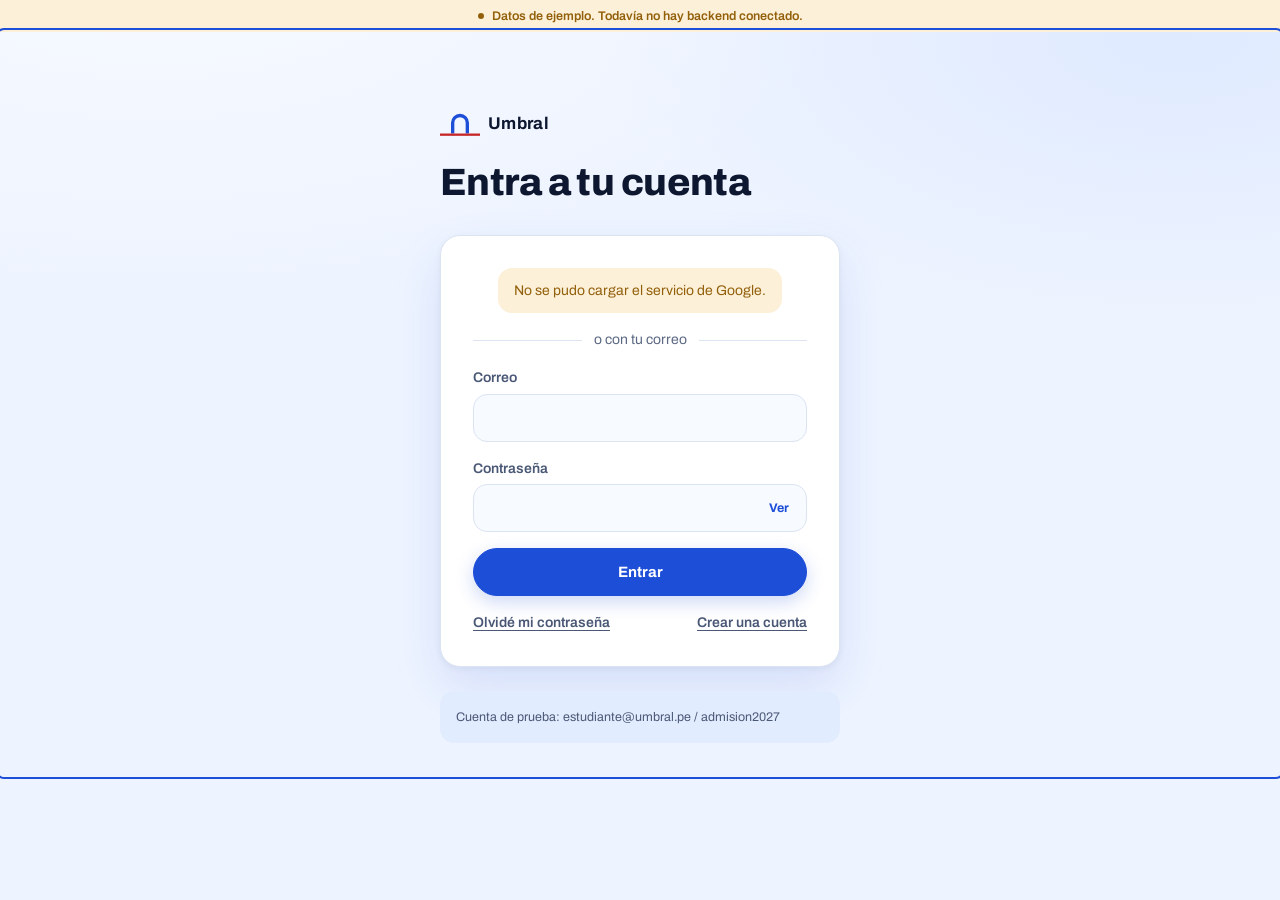
<file: index.html>
<!doctype html>
<html lang="es" data-tema="">
<head>
<meta charset="utf-8">
<meta name="viewport" content="width=device-width, initial-scale=1, viewport-fit=cover">
<title>Umbral — cuánto te falta para ingresar</title>
<meta name="description" content="Umbral mide a qué distancia estás del puntaje de corte de tu carrera y te dice exactamente dónde estás perdiendo puntos.">
<!-- ▼ URL DEL DESPLIEGUE ▼
     Apuntan al sitio donde se sirve ahora mismo. Al mover el proyecto a un
     dominio propio hay que cambiarlas aquí y en portada.html: un canonical
     hacia una dirección que ya no sirve el sitio le dice a Google que la
     versión buena está en otra parte, y se pierde la indexación.
     ▲ URL DEL DESPLIEGUE ▲ -->
<link rel="canonical" href="https://joelpasapera.github.io/Umbral/">
<link rel="manifest" href="./manifest.json">
<link rel="icon" href="./icono.svg" type="image/svg+xml">
<link rel="apple-touch-icon" href="./icono.svg">
<meta name="apple-mobile-web-app-title" content="Umbral">
<meta name="mobile-web-app-capable" content="yes">
<meta property="og:type" content="website">
<meta property="og:title" content="Umbral — cuánto te falta para ingresar">
<meta property="og:description" content="Umbral mide a qué distancia estás del puntaje de corte de tu carrera y te dice exactamente dónde estás perdiendo puntos.">
<meta property="og:url" content="https://joelpasapera.github.io/Umbral/">
<!-- La misma imagen que la portada. Sin ella, declarar una tarjeta grande hace
     que el enlace compartido salga sin imagen en WhatsApp y en redes: se pide
     un hueco para una foto que no existe. -->
<meta property="og:image" content="https://joelpasapera.github.io/Umbral/imagenes/producto-meta.webp">
<meta name="twitter:card" content="summary_large_image">
<meta name="theme-color" content="#eef4ff" media="(prefers-color-scheme: light)">
<meta name="theme-color" content="#080f22" media="(prefers-color-scheme: dark)">
<meta name="referrer" content="strict-origin-when-cross-origin">

<link rel="preconnect" href="https://fonts.googleapis.com">
<link rel="preconnect" href="https://fonts.gstatic.com" crossorigin>
<link rel="preload" as="style" href="https://fonts.googleapis.com/css2?family=Archivo:wght@400..800&display=swap">
<link rel="stylesheet" href="https://fonts.googleapis.com/css2?family=Archivo:wght@400..800&display=swap">

<link rel="stylesheet" href="./src/ui/tokens.css">
<link rel="stylesheet" href="./src/ui/base.css">
<link rel="stylesheet" href="./src/features/meta/meta.css">
<link rel="stylesheet" href="./src/features/practicar/practicar.css">
<link rel="stylesheet" href="./src/features/estudiar/estudiar.css">
<link rel="stylesheet" href="./src/features/entrar/entrar.css">
<link rel="stylesheet" href="./src/features/perfil/perfil.css">
<link rel="stylesheet" href="./src/features/admin/admin.css">
<link rel="stylesheet" href="./src/features/terminos/terminos.css">
<link rel="stylesheet" href="./src/features/elegir/elegir.css">
<link rel="stylesheet" href="./src/features/temario/temario.css">
<link rel="stylesheet" href="./src/features/biblioteca/biblioteca.css">
<link rel="stylesheet" href="./src/features/admision/admision.css">
</head>
<body>

<a class="salto-contenido" href="#contenido">Saltar al contenido</a>

<header id="avisos" class="avisos" aria-label="Avisos de la aplicación">
  <p class="aviso-simulado" id="aviso-simulado" hidden>Datos de ejemplo. Todavía no hay backend conectado.</p>
</header>

<header class="barra" id="barra" hidden>
  <a class="barra__marca" href="#/meta">
    <svg class="barra__mark" viewBox="0 0 60 42" aria-hidden="true">
      <path d="M19 36 L19 20 A11 11 0 0 1 41 20 L41 36" fill="none" stroke="currentColor" stroke-width="5"/>
      <rect x="0" y="36" width="60" height="3.5" fill="var(--rojo)"/>
    </svg>
    <span>Umbral</span>
  </a>
  <nav class="barra__nav" aria-label="Secciones">
    <a class="navegacion__enlace" href="#/admision">Admisión</a>
    <a class="navegacion__enlace" href="#/temario">Temario</a>
    <a class="navegacion__enlace" href="#/estudiar">Estudiar</a>
    <a class="navegacion__enlace" href="#/biblioteca">Biblioteca</a>
    <a class="navegacion__enlace" href="#/practicar">Practicar</a>
    <a class="navegacion__enlace" href="#/perfil">Perfil</a>
  </nav>
  <p class="barra__academia" id="barra-academia"></p>
</header>

<main id="contenido" tabindex="-1">
  <!-- Esqueleto con la forma de lo que viene. Un "Cargando…" centrado deja la
       pantalla en blanco y hace que la espera se sienta el doble de larga. -->
  <div class="esqueleto" aria-hidden="true">
    <div class="esqueleto__linea esqueleto__linea--titulo"></div>
    <div class="esqueleto__linea esqueleto__linea--sub"></div>
    <div class="esqueleto__rejilla">
      <div class="esqueleto__bloque esqueleto__bloque--alto"></div>
      <div class="esqueleto__columna">
        <div class="esqueleto__bloque"></div>
        <div class="esqueleto__bloque"></div>
      </div>
    </div>
  </div>
  <p class="solo-lectores" role="status">Cargando tu preparación</p>
</main>

<nav class="navegacion" aria-label="Secciones" id="navegacion-movil">
  <a class="navegacion__enlace" href="#/admision">Admisión</a>
  <a class="navegacion__enlace" href="#/temario">Temario</a>
  <a class="navegacion__enlace" href="#/estudiar">Estudiar</a>
    <a class="navegacion__enlace" href="#/biblioteca">Biblioteca</a>
  <a class="navegacion__enlace" href="#/practicar">Practicar</a>
  <a class="navegacion__enlace" href="#/perfil">Perfil</a>
</nav>

<button class="solo-lectores" id="cambiar-tema" type="button">Cambiar entre modo papel y modo noche</button>

<noscript>
  <p class="cargando">Umbral necesita JavaScript para calcular tu preparación.</p>
</noscript>

<script type="module" src="./src/main.js"></script>
</body>
</html>
</file>
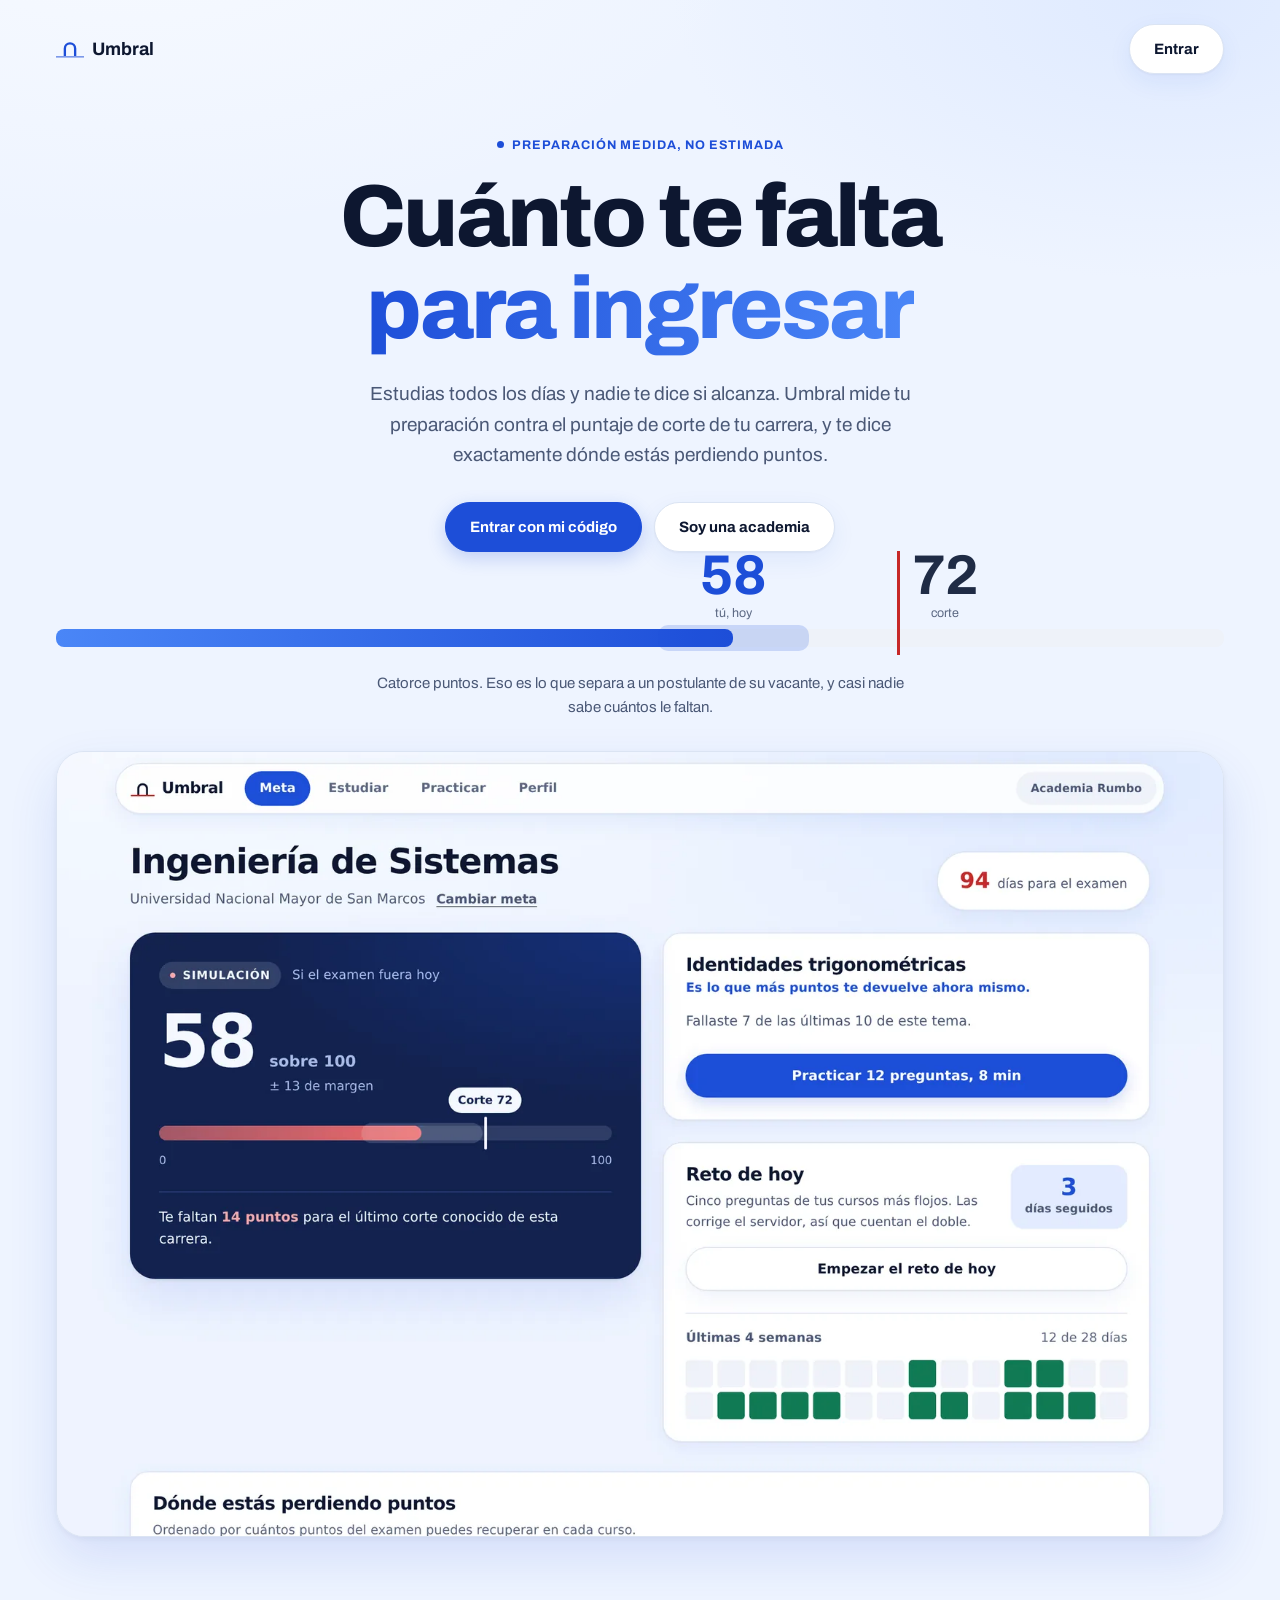
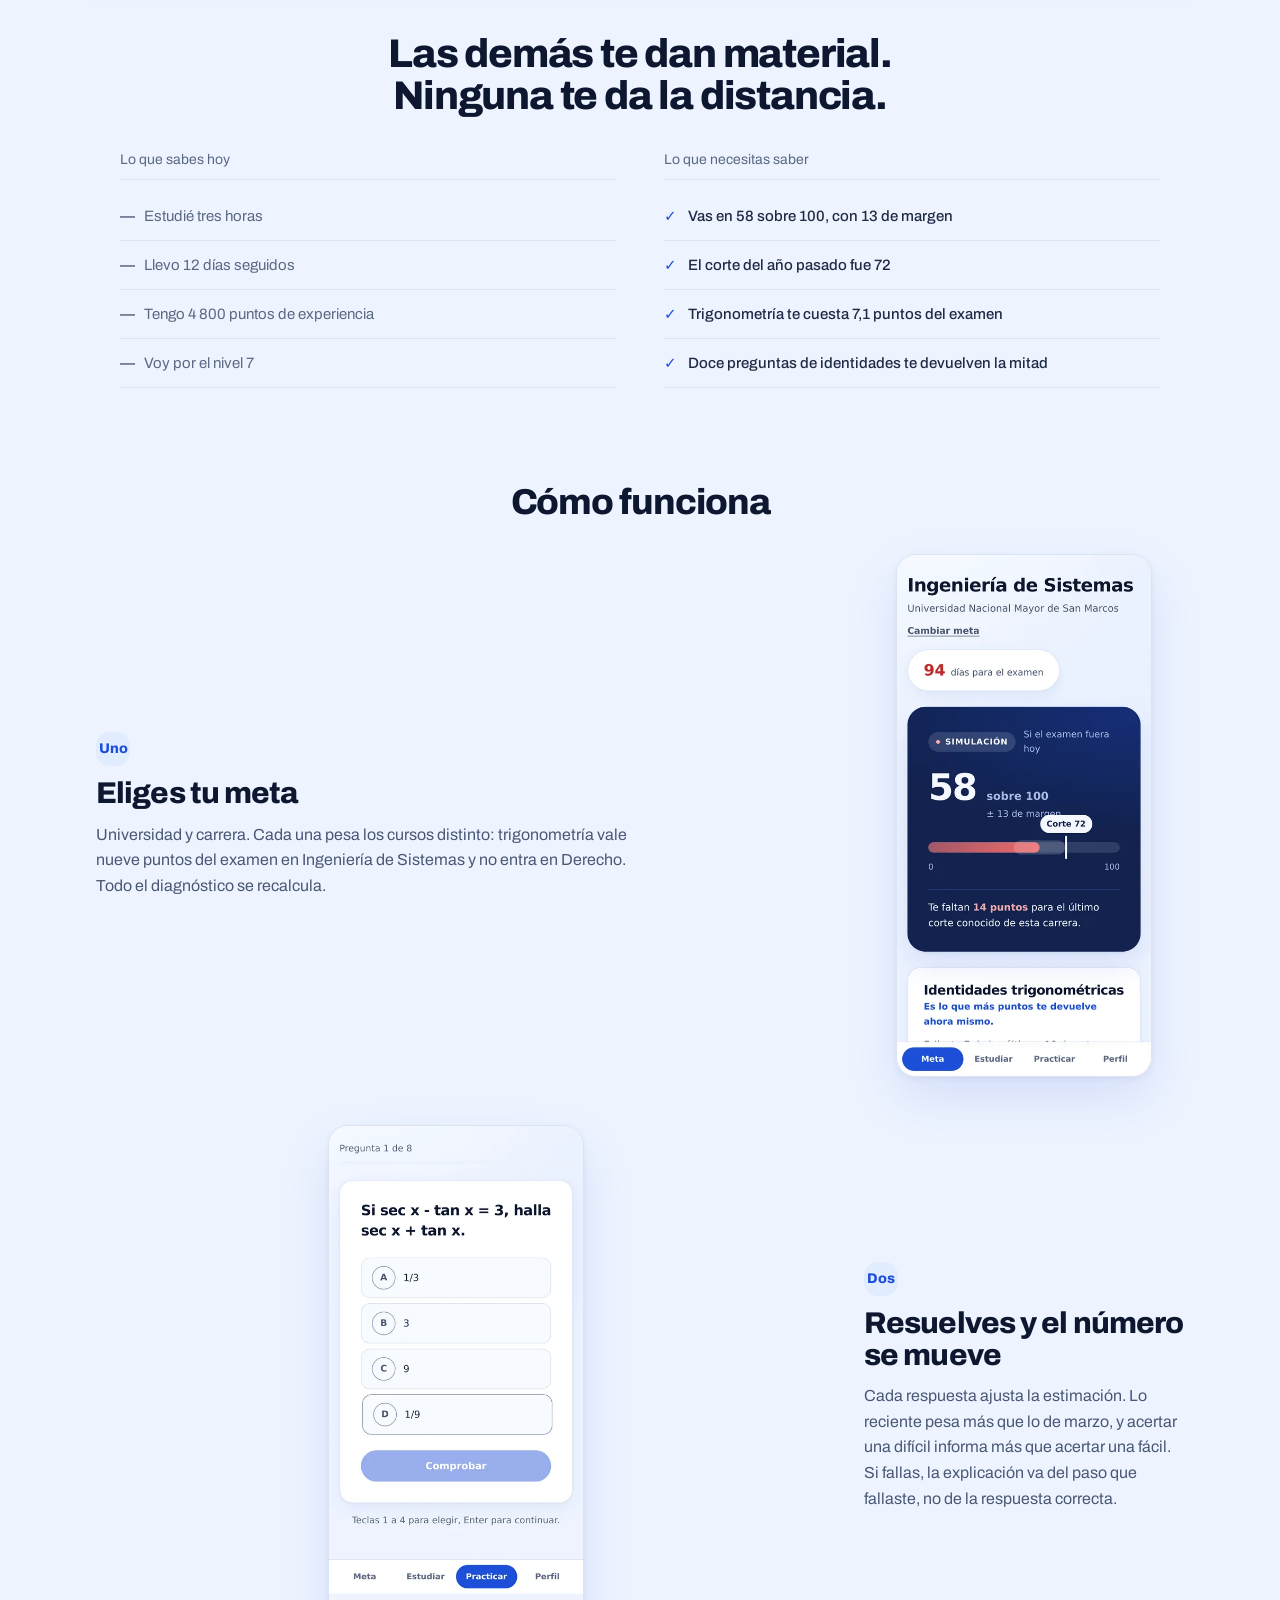
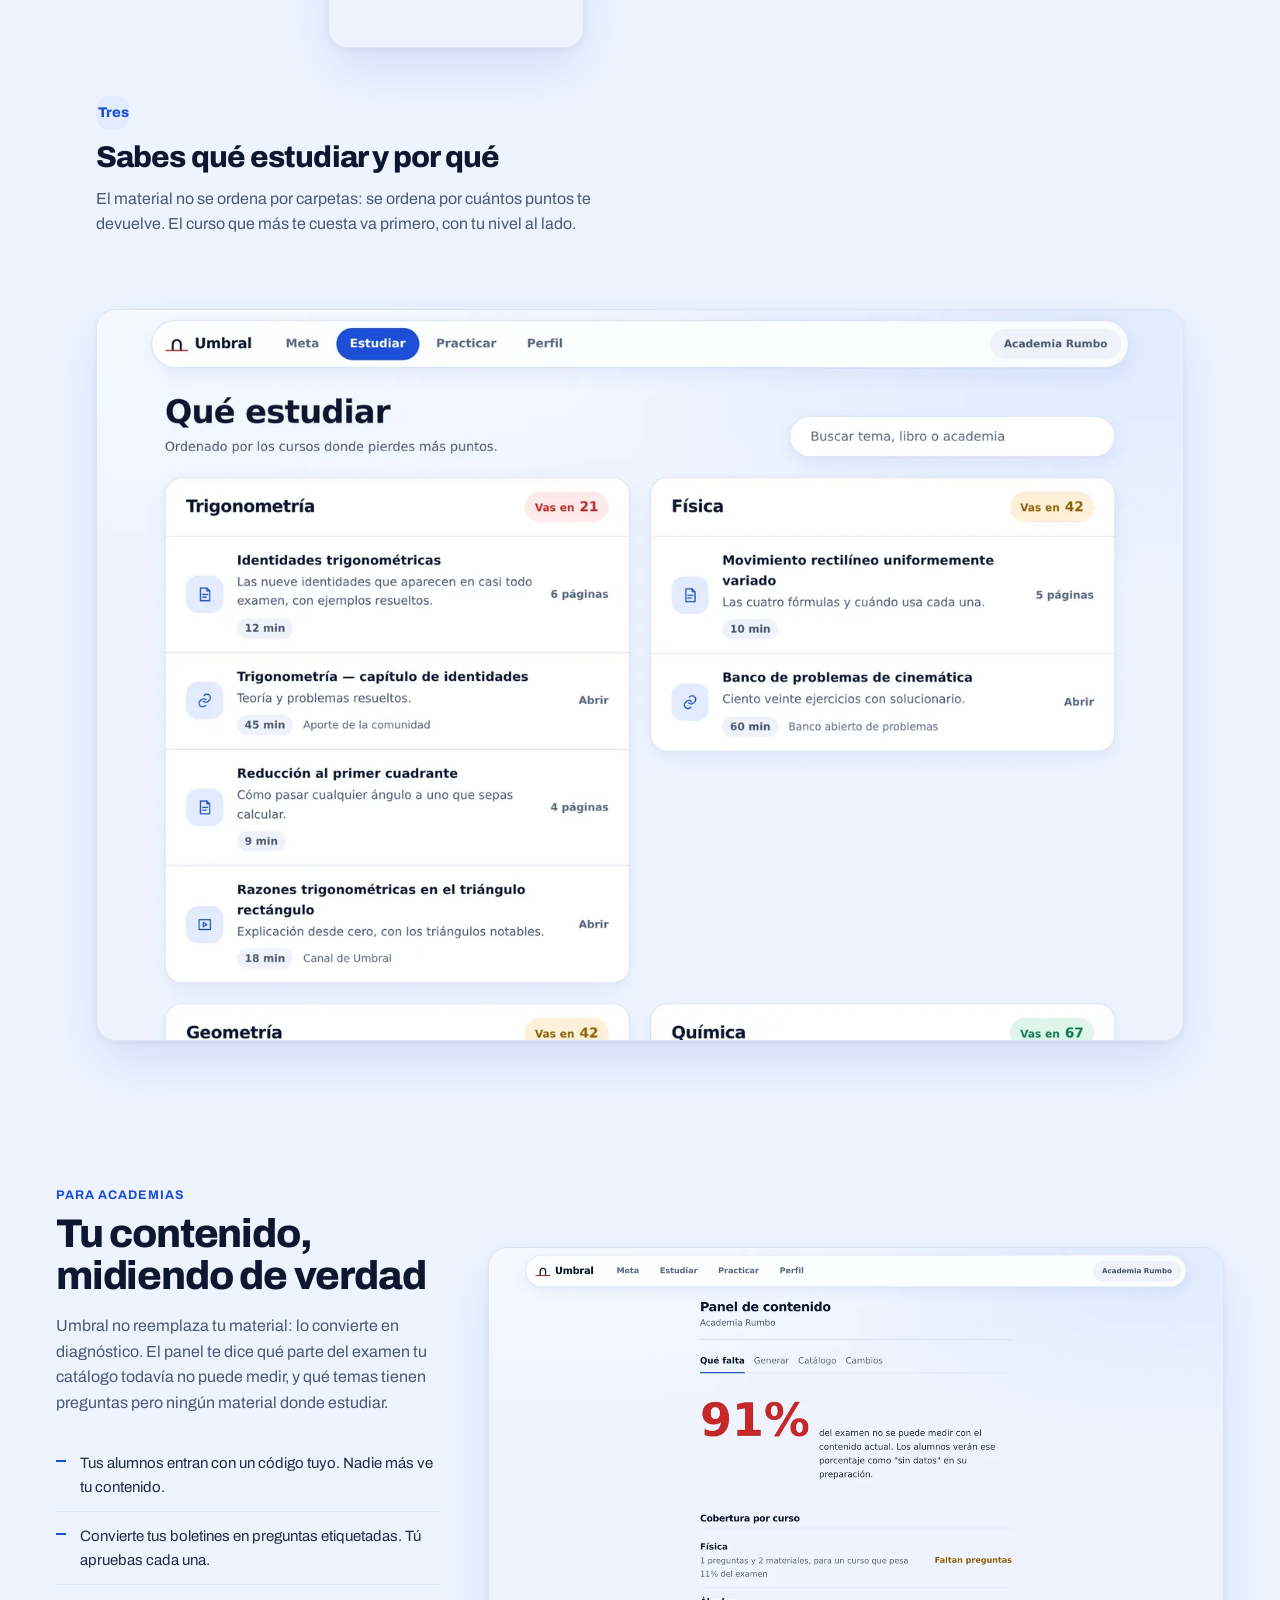
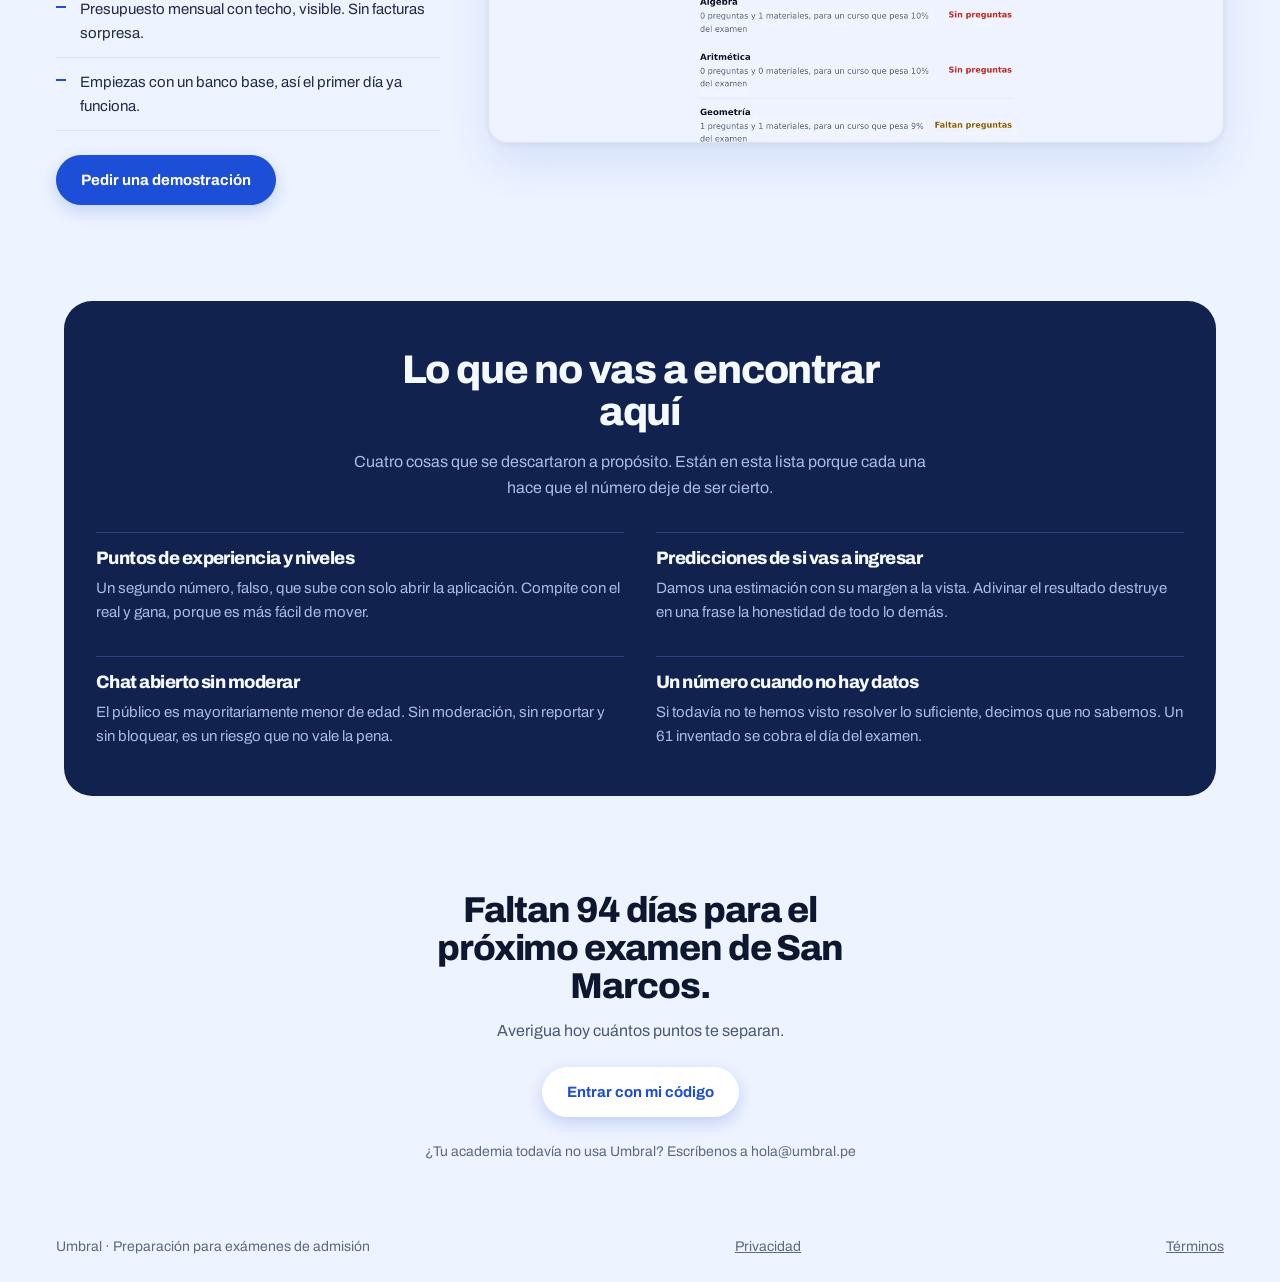
<file: portada.html>
<!doctype html>
<html lang="es">
<head>
<meta charset="utf-8">
<meta name="viewport" content="width=device-width, initial-scale=1, viewport-fit=cover">
<title>Umbral — cuánto te falta para ingresar</title>
<meta name="description" content="Umbral mide tu preparación contra el puntaje de corte de tu carrera y te dice dónde estás perdiendo puntos. Para academias preuniversitarias del Perú.">
<!-- ▼ URL DEL DESPLIEGUE ▼
     Apuntan al sitio donde se sirve ahora mismo. Al mover el proyecto a un
     dominio propio hay que cambiarlas aquí y en portada.html: un canonical
     hacia una dirección que ya no sirve el sitio le dice a Google que la
     versión buena está en otra parte, y se pierde la indexación.
     ▲ URL DEL DESPLIEGUE ▲ -->
<link rel="canonical" href="https://joelpasapera.github.io/Umbral/">
<meta property="og:type" content="website">
<meta property="og:title" content="Umbral — cuánto te falta para ingresar">
<meta property="og:description" content="Mide tu preparación contra el puntaje de corte de tu carrera y descubre dónde estás perdiendo puntos.">
<meta property="og:url" content="https://joelpasapera.github.io/Umbral/">
<meta property="og:image" content="https://joelpasapera.github.io/Umbral/imagenes/producto-meta.webp">
<meta name="twitter:card" content="summary_large_image">
<meta name="theme-color" content="#eef4ff">
<link rel="icon" href="./icono.svg" type="image/svg+xml">

<link rel="preconnect" href="https://fonts.googleapis.com">
<link rel="preconnect" href="https://fonts.gstatic.com" crossorigin>
<link rel="stylesheet" href="https://fonts.googleapis.com/css2?family=Archivo:wght@400..800&display=swap">
<link rel="stylesheet" href="./src/ui/tokens.css">
<link rel="stylesheet" href="./portada.css">
</head>
<body>

<a class="salto-contenido" href="#contenido">Saltar al contenido</a>

<header class="cabecera">
  <a class="cabecera__marca" href="./portada.html">
    <svg viewBox="0 0 60 42" aria-hidden="true"><path d="M19 36 L19 20 A11 11 0 0 1 41 20 L41 36" fill="none" stroke="currentColor" stroke-width="5"/><rect x="0" y="36" width="60" height="3.5" fill="currentColor" opacity=".55"/></svg>
    <span>Umbral</span>
  </a>
  <a class="cabecera__acceso" href="./index.html#/entrar">Entrar</a>
</header>

<main id="contenido">

<section class="portada">
  <div class="portada__texto">
    <p class="rotulo">Preparación medida, no estimada</p>
    <h1 class="portada__titulo">Cuánto te falta<br><span class="portada__acento">para ingresar</span></h1>
    <p class="portada__bajada">
      Estudias todos los días y nadie te dice si alcanza. Umbral mide tu preparación
      contra el puntaje de corte de tu carrera, y te dice exactamente dónde estás
      perdiendo puntos.
    </p>
    <div class="portada__acciones">
      <a class="cta" href="./index.html#/entrar">Entrar con mi código</a>
      <a class="cta cta--liviano" href="#academias">Soy una academia</a>
    </div>
  </div>

  <!-- El gesto grande: la escala del corte a lo ancho de la pantalla. Es la
       promesa del producto en una sola figura, y el único sitio donde este
       diseño levanta la voz. -->
  <figure class="regla" aria-labelledby="regla-pie">
    <div class="regla__pista">
      <span class="regla__avance"></span>
      <span class="regla__banda"></span>
      <span class="regla__tu"><b>58</b><i>tú, hoy</i></span>
      <span class="regla__corte"><b>72</b><i>corte</i></span>
    </div>
    <figcaption class="regla__pie" id="regla-pie">
      Catorce puntos. Eso es lo que separa a un postulante de su vacante, y casi
      nadie sabe cuántos le faltan.
    </figcaption>
  </figure>

  <div class="portada__pantalla">
    <img src="./imagenes/producto-meta.webp" width="1600" height="1075" alt="Pantalla principal de Umbral con el índice de preparación, la línea de corte y el desglose por curso." fetchpriority="high" decoding="async">
  </div>
</section>

<section class="franja">
  <div class="franja__contenido">
    <h2 class="franja__titulo">Las demás te dan material. Ninguna te da la distancia.</h2>
    <div class="comparacion">
      <div class="comparacion__lado">
        <p class="comparacion__rotulo">Lo que sabes hoy</p>
        <ul class="comparacion__lista comparacion__lista--vago">
          <li>Estudié tres horas</li>
          <li>Llevo 12 días seguidos</li>
          <li>Tengo 4 800 puntos de experiencia</li>
          <li>Voy por el nivel 7</li>
        </ul>
      </div>
      <div class="comparacion__lado">
        <p class="comparacion__rotulo">Lo que necesitas saber</p>
        <ul class="comparacion__lista comparacion__lista--util">
          <li>Vas en 58 sobre 100, con 13 de margen</li>
          <li>El corte del año pasado fue 72</li>
          <li>Trigonometría te cuesta 7,1 puntos del examen</li>
          <li>Doce preguntas de identidades te devuelven la mitad</li>
        </ul>
      </div>
    </div>
  </div>
</section>

<section class="pasos" id="como">
  <h2 class="seccion__titulo">Cómo funciona</h2>

  <article class="paso">
    <div class="paso__texto">
      <p class="paso__n">Uno</p>
      <h3 class="paso__titulo">Eliges tu meta</h3>
      <p class="paso__cuerpo">
        Universidad y carrera. Cada una pesa los cursos distinto: trigonometría vale
        nueve puntos del examen en Ingeniería de Sistemas y no entra en Derecho.
        Todo el diagnóstico se recalcula.
      </p>
    </div>
    <div class="paso__figura paso__figura--movil">
      <img src="./imagenes/producto-movil.webp" width="480" height="985" alt="Umbral en un teléfono, con la meta y el índice de preparación." loading="lazy" decoding="async">
    </div>
  </article>

  <article class="paso paso--invertido">
    <div class="paso__texto">
      <p class="paso__n">Dos</p>
      <h3 class="paso__titulo">Resuelves y el número se mueve</h3>
      <p class="paso__cuerpo">
        Cada respuesta ajusta la estimación. Lo reciente pesa más que lo de marzo,
        y acertar una difícil informa más que acertar una fácil. Si fallas, la
        explicación va del paso que fallaste, no de la respuesta correcta.
      </p>
    </div>
    <div class="paso__figura paso__figura--movil">
      <img src="./imagenes/producto-practicar.webp" width="480" height="985" alt="Pantalla de práctica con una pregunta de trigonometría y sus alternativas." loading="lazy" decoding="async">
    </div>
  </article>

  <article class="paso paso--ancho">
    <div class="paso__texto">
      <p class="paso__n">Tres</p>
      <h3 class="paso__titulo">Sabes qué estudiar y por qué</h3>
      <p class="paso__cuerpo">
        El material no se ordena por carpetas: se ordena por cuántos puntos te
        devuelve. El curso que más te cuesta va primero, con tu nivel al lado.
      </p>
    </div>
    <div class="paso__figura">
      <img src="./imagenes/producto-estudiar.webp" width="1400" height="941" alt="Pantalla de estudio con el material agrupado por curso y ordenado por urgencia." loading="lazy" decoding="async">
    </div>
  </article>
</section>

<section class="academias" id="academias">
  <div class="academias__contenido">
    <p class="academias__rotulo">Para academias</p>
    <h2 class="academias__titulo">Tu contenido, midiendo de verdad</h2>
    <p class="academias__cuerpo">
      Umbral no reemplaza tu material: lo convierte en diagnóstico. El panel te
      dice qué parte del examen tu catálogo todavía no puede medir, y qué temas
      tienen preguntas pero ningún material donde estudiar.
    </p>
    <ul class="academias__lista">
      <li>Tus alumnos entran con un código tuyo. Nadie más ve tu contenido.</li>
      <li>Convierte tus boletines en preguntas etiquetadas. Tú apruebas cada una.</li>
      <li>Presupuesto mensual con techo, visible. Sin facturas sorpresa.</li>
      <li>Empiezas con un banco base, así el primer día ya funciona.</li>
    </ul>
    <a class="cta" href="mailto:hola@umbral.pe">Pedir una demostración</a>
  </div>
  <div class="academias__figura">
    <img src="./imagenes/producto-panel.webp" width="1400" height="941" alt="Panel de la academia mostrando qué porcentaje del examen no puede medirse con el contenido actual." loading="lazy" decoding="async">
  </div>
</section>

<section class="honesto">
  <h2 class="honesto__titulo">Lo que no vas a encontrar aquí</h2>
  <p class="honesto__entrada">
    Cuatro cosas que se descartaron a propósito. Están en esta lista porque cada
    una hace que el número deje de ser cierto.
  </p>
  <ul class="honesto__lista">
    <li>
      <h3>Puntos de experiencia y niveles</h3>
      <p>Un segundo número, falso, que sube con solo abrir la aplicación. Compite con el real y gana, porque es más fácil de mover.</p>
    </li>
    <li>
      <h3>Predicciones de si vas a ingresar</h3>
      <p>Damos una estimación con su margen a la vista. Adivinar el resultado destruye en una frase la honestidad de todo lo demás.</p>
    </li>
    <li>
      <h3>Chat abierto sin moderar</h3>
      <p>El público es mayoritariamente menor de edad. Sin moderación, sin reportar y sin bloquear, es un riesgo que no vale la pena.</p>
    </li>
    <li>
      <h3>Un número cuando no hay datos</h3>
      <p>Si todavía no te hemos visto resolver lo suficiente, decimos que no sabemos. Un 61 inventado se cobra el día del examen.</p>
    </li>
  </ul>
</section>

<section class="cierre">
  <h2 class="cierre__titulo">Faltan 94 días para el próximo examen de San Marcos.</h2>
  <p class="cierre__cuerpo">Averigua hoy cuántos puntos te separan.</p>
  <a class="cta cta--claro" href="./index.html#/entrar">Entrar con mi código</a>
  <p class="cierre__nota">¿Tu academia todavía no usa Umbral? Escríbenos a hola@umbral.pe</p>
</section>

</main>

<footer class="pie">
  <p>Umbral · Preparación para exámenes de admisión</p>
  <a href="./privacidad.html">Privacidad</a>
  <a href="./terminos.html">Términos</a>
</footer>

</body>
</html>
</file>
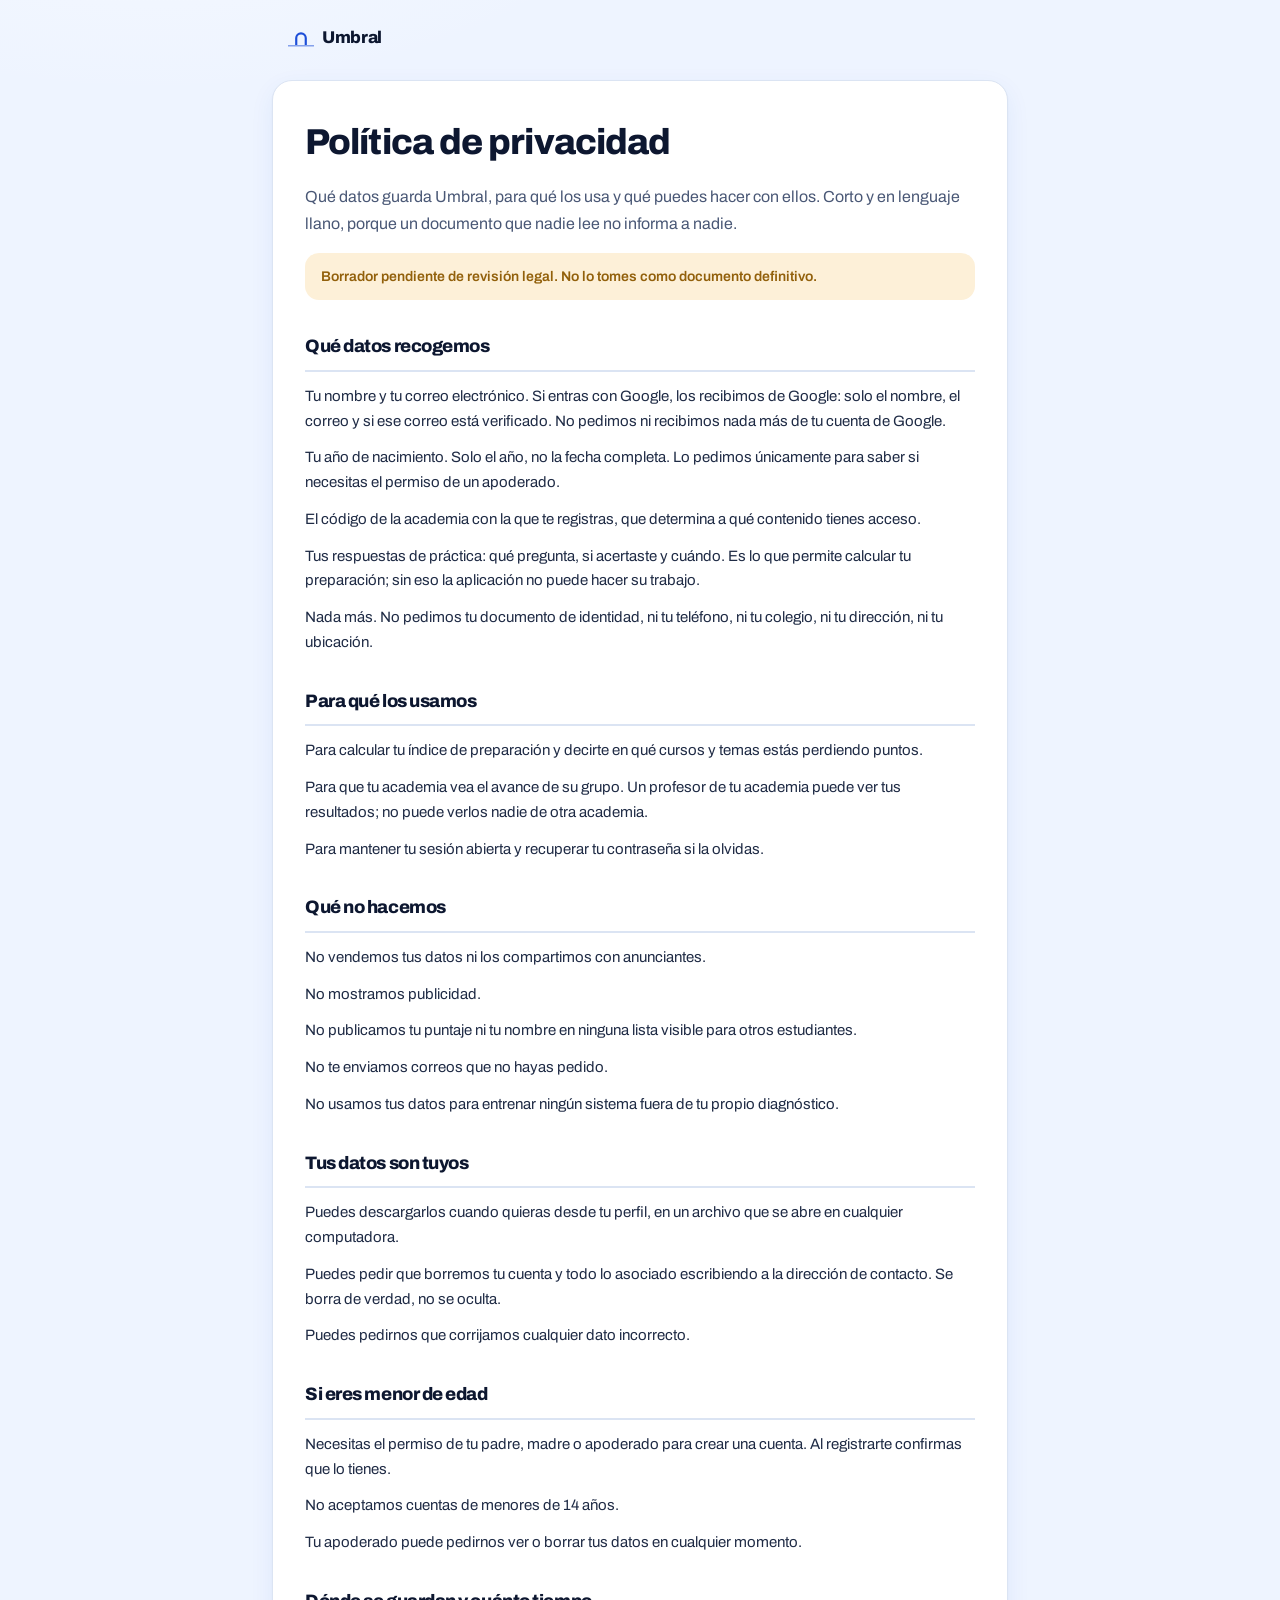
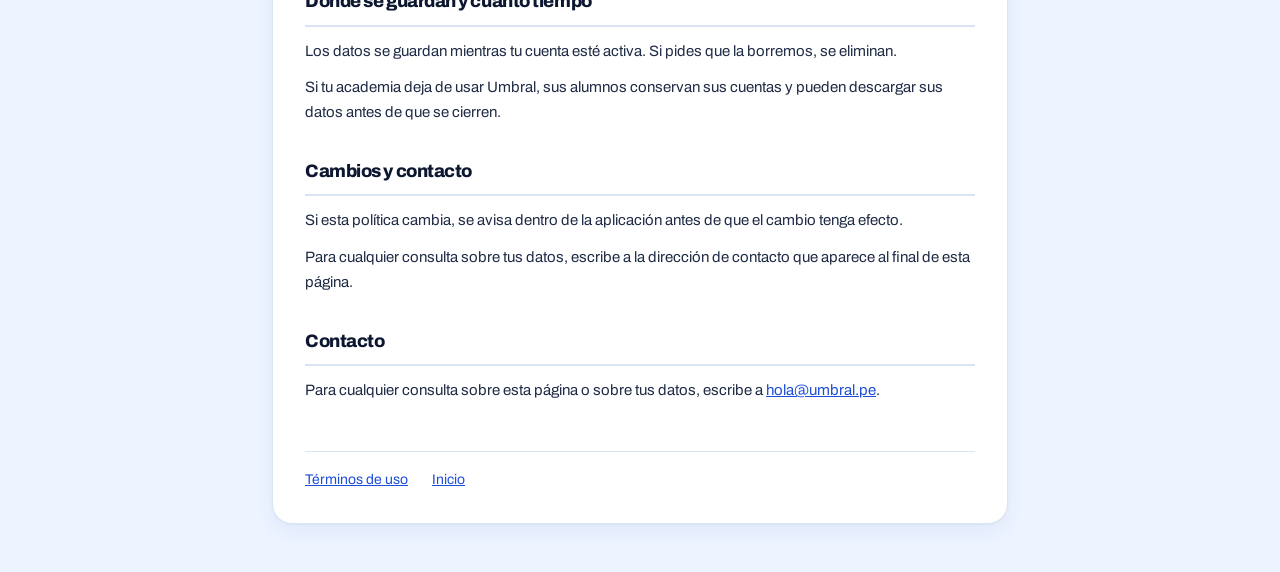
<file: privacidad.html>
<!doctype html>
<html lang="es">
<head>
<meta charset="utf-8">
<meta name="viewport" content="width=device-width, initial-scale=1">
<title>Política de privacidad · Umbral</title>
<meta name="description" content="Qué datos guarda Umbral, para qué los usa y qué puedes hacer con ellos. Corto y en lenguaje llano, porque un documento que nadie lee no informa a nadie.">
<meta name="robots" content="index, follow">
<link rel="icon" href="./icono.svg" type="image/svg+xml">
<link rel="preconnect" href="https://fonts.googleapis.com">
<link rel="preconnect" href="https://fonts.gstatic.com" crossorigin>
<link rel="stylesheet" href="https://fonts.googleapis.com/css2?family=Archivo:wght@400..800&display=swap">
<link rel="stylesheet" href="./src/ui/tokens.css">
<link rel="stylesheet" href="./legal.css">
</head>
<body>
<header class="cabecera">
  <a class="marca" href="./portada.html">
    <svg viewBox="0 0 60 42" aria-hidden="true"><path d="M19 36 L19 20 A11 11 0 0 1 41 20 L41 36" fill="none" stroke="currentColor" stroke-width="5"/><rect x="0" y="36" width="60" height="3.5" fill="currentColor" opacity=".5"/></svg>
    <span>Umbral</span>
  </a>
</header>

<main class="documento">
  <h1>Política de privacidad</h1>
  <p class="entrada">Qué datos guarda Umbral, para qué los usa y qué puedes hacer con ellos. Corto y en lenguaje llano, porque un documento que nadie lee no informa a nadie.</p>
  <p class="borrador">Borrador pendiente de revisión legal. No lo tomes como documento definitivo.</p>

  <section class="bloque">
    <h2>Qué datos recogemos</h2>
    <p>Tu nombre y tu correo electrónico. Si entras con Google, los recibimos de Google: solo el nombre, el correo y si ese correo está verificado. No pedimos ni recibimos nada más de tu cuenta de Google.</p>
    <p>Tu año de nacimiento. Solo el año, no la fecha completa. Lo pedimos únicamente para saber si necesitas el permiso de un apoderado.</p>
    <p>El código de la academia con la que te registras, que determina a qué contenido tienes acceso.</p>
    <p>Tus respuestas de práctica: qué pregunta, si acertaste y cuándo. Es lo que permite calcular tu preparación; sin eso la aplicación no puede hacer su trabajo.</p>
    <p>Nada más. No pedimos tu documento de identidad, ni tu teléfono, ni tu colegio, ni tu dirección, ni tu ubicación.</p>
  </section>

  <section class="bloque">
    <h2>Para qué los usamos</h2>
    <p>Para calcular tu índice de preparación y decirte en qué cursos y temas estás perdiendo puntos.</p>
    <p>Para que tu academia vea el avance de su grupo. Un profesor de tu academia puede ver tus resultados; no puede verlos nadie de otra academia.</p>
    <p>Para mantener tu sesión abierta y recuperar tu contraseña si la olvidas.</p>
  </section>

  <section class="bloque">
    <h2>Qué no hacemos</h2>
    <p>No vendemos tus datos ni los compartimos con anunciantes.</p>
    <p>No mostramos publicidad.</p>
    <p>No publicamos tu puntaje ni tu nombre en ninguna lista visible para otros estudiantes.</p>
    <p>No te enviamos correos que no hayas pedido.</p>
    <p>No usamos tus datos para entrenar ningún sistema fuera de tu propio diagnóstico.</p>
  </section>

  <section class="bloque">
    <h2>Tus datos son tuyos</h2>
    <p>Puedes descargarlos cuando quieras desde tu perfil, en un archivo que se abre en cualquier computadora.</p>
    <p>Puedes pedir que borremos tu cuenta y todo lo asociado escribiendo a la dirección de contacto. Se borra de verdad, no se oculta.</p>
    <p>Puedes pedirnos que corrijamos cualquier dato incorrecto.</p>
  </section>

  <section class="bloque">
    <h2>Si eres menor de edad</h2>
    <p>Necesitas el permiso de tu padre, madre o apoderado para crear una cuenta. Al registrarte confirmas que lo tienes.</p>
    <p>No aceptamos cuentas de menores de 14 años.</p>
    <p>Tu apoderado puede pedirnos ver o borrar tus datos en cualquier momento.</p>
  </section>

  <section class="bloque">
    <h2>Dónde se guardan y cuánto tiempo</h2>
    <p>Los datos se guardan mientras tu cuenta esté activa. Si pides que la borremos, se eliminan.</p>
    <p>Si tu academia deja de usar Umbral, sus alumnos conservan sus cuentas y pueden descargar sus datos antes de que se cierren.</p>
  </section>

  <section class="bloque">
    <h2>Cambios y contacto</h2>
    <p>Si esta política cambia, se avisa dentro de la aplicación antes de que el cambio tenga efecto.</p>
    <p>Para cualquier consulta sobre tus datos, escribe a la dirección de contacto que aparece al final de esta página.</p>
  </section>

  <section class="bloque">
    <h2>Contacto</h2>
    <p>Para cualquier consulta sobre esta página o sobre tus datos, escribe a <a href="mailto:hola@umbral.pe">hola@umbral.pe</a>.</p>
  </section>

  <nav class="pie">
    <a href="./terminos.html">Términos de uso</a>
    <a href="./portada.html">Inicio</a>
  </nav>
</main>
</body>
</html>
</file>
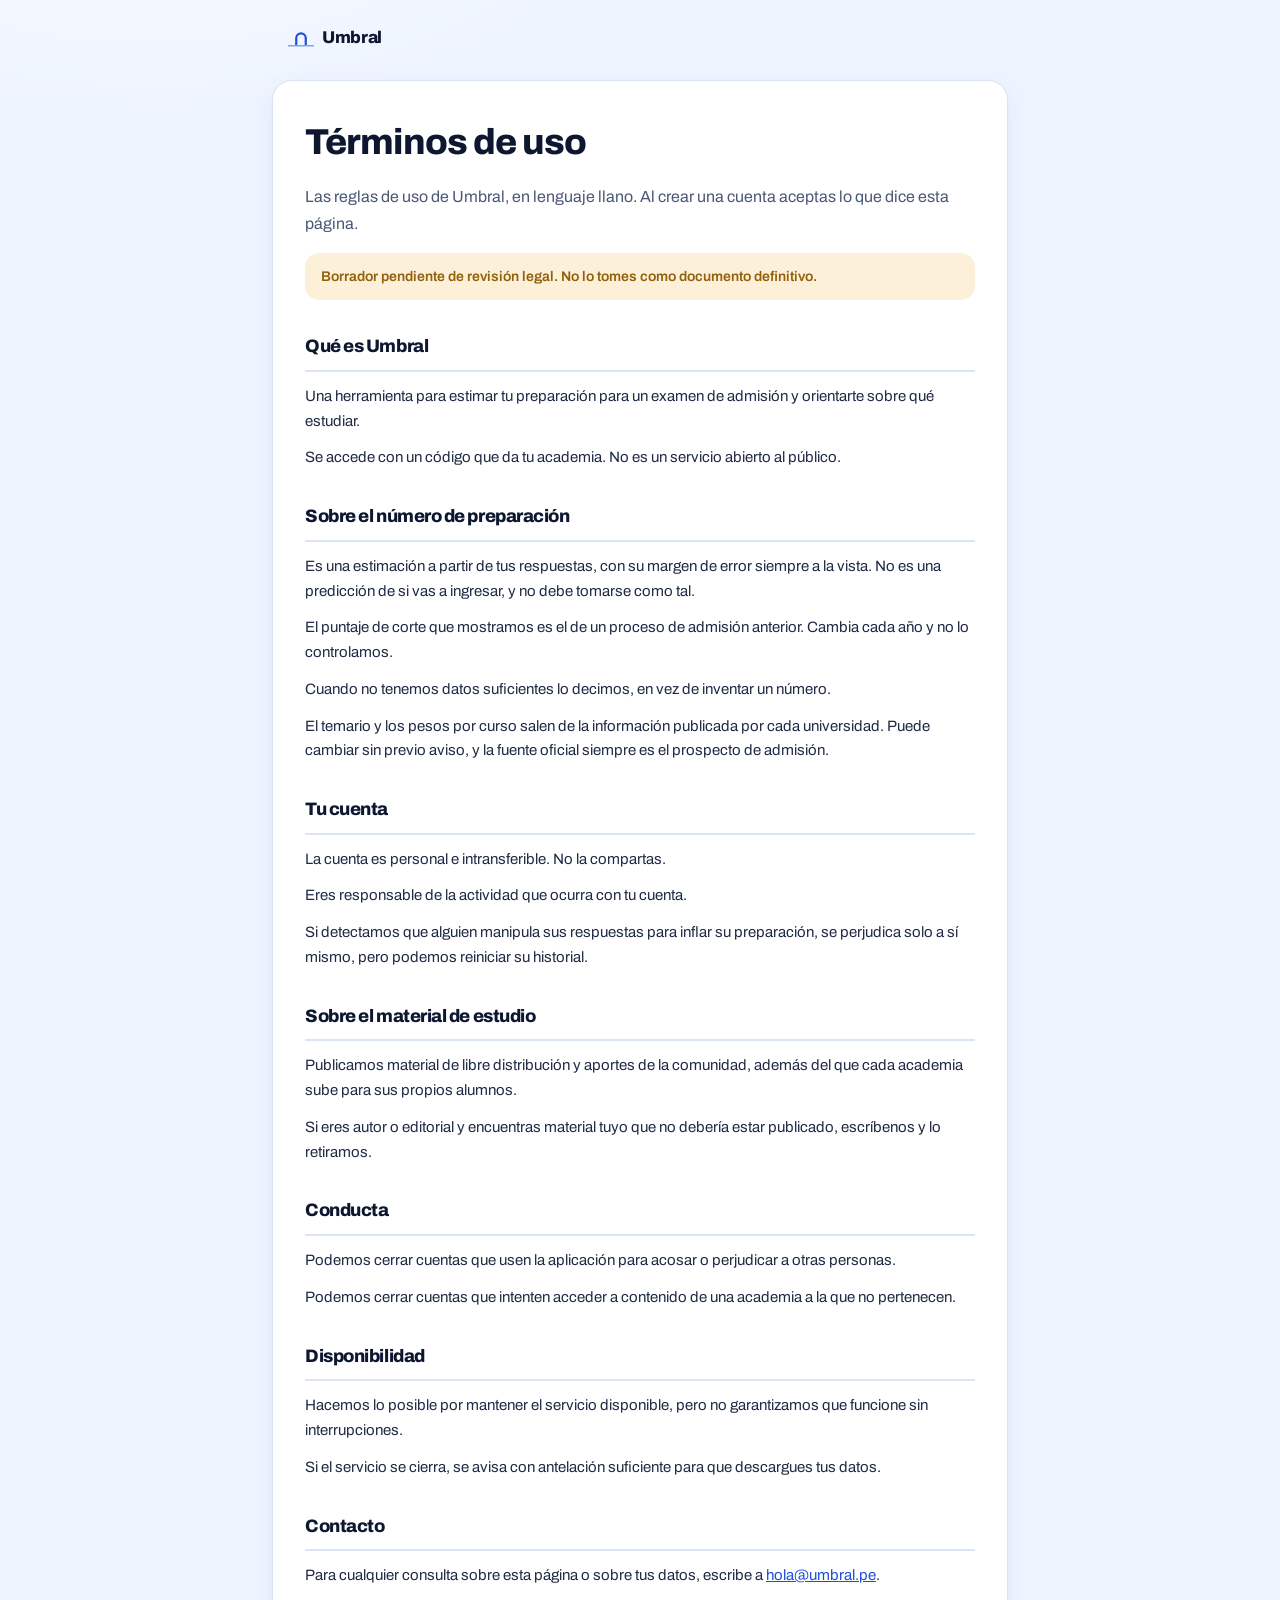
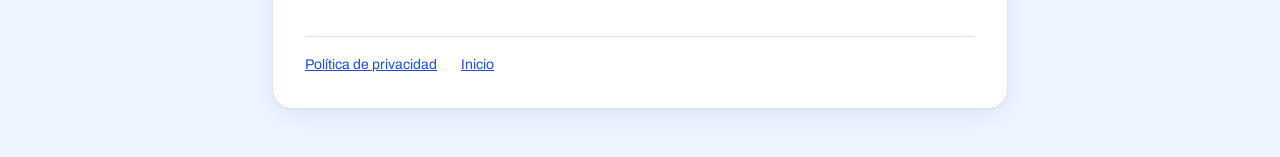
<file: terminos.html>
<!doctype html>
<html lang="es">
<head>
<meta charset="utf-8">
<meta name="viewport" content="width=device-width, initial-scale=1">
<title>Términos de uso · Umbral</title>
<meta name="description" content="Las reglas de uso de Umbral, en lenguaje llano. Al crear una cuenta aceptas lo que dice esta página.">
<meta name="robots" content="index, follow">
<link rel="icon" href="./icono.svg" type="image/svg+xml">
<link rel="preconnect" href="https://fonts.googleapis.com">
<link rel="preconnect" href="https://fonts.gstatic.com" crossorigin>
<link rel="stylesheet" href="https://fonts.googleapis.com/css2?family=Archivo:wght@400..800&display=swap">
<link rel="stylesheet" href="./src/ui/tokens.css">
<link rel="stylesheet" href="./legal.css">
</head>
<body>
<header class="cabecera">
  <a class="marca" href="./portada.html">
    <svg viewBox="0 0 60 42" aria-hidden="true"><path d="M19 36 L19 20 A11 11 0 0 1 41 20 L41 36" fill="none" stroke="currentColor" stroke-width="5"/><rect x="0" y="36" width="60" height="3.5" fill="currentColor" opacity=".5"/></svg>
    <span>Umbral</span>
  </a>
</header>

<main class="documento">
  <h1>Términos de uso</h1>
  <p class="entrada">Las reglas de uso de Umbral, en lenguaje llano. Al crear una cuenta aceptas lo que dice esta página.</p>
  <p class="borrador">Borrador pendiente de revisión legal. No lo tomes como documento definitivo.</p>

  <section class="bloque">
    <h2>Qué es Umbral</h2>
    <p>Una herramienta para estimar tu preparación para un examen de admisión y orientarte sobre qué estudiar.</p>
    <p>Se accede con un código que da tu academia. No es un servicio abierto al público.</p>
  </section>

  <section class="bloque">
    <h2>Sobre el número de preparación</h2>
    <p>Es una estimación a partir de tus respuestas, con su margen de error siempre a la vista. No es una predicción de si vas a ingresar, y no debe tomarse como tal.</p>
    <p>El puntaje de corte que mostramos es el de un proceso de admisión anterior. Cambia cada año y no lo controlamos.</p>
    <p>Cuando no tenemos datos suficientes lo decimos, en vez de inventar un número.</p>
    <p>El temario y los pesos por curso salen de la información publicada por cada universidad. Puede cambiar sin previo aviso, y la fuente oficial siempre es el prospecto de admisión.</p>
  </section>

  <section class="bloque">
    <h2>Tu cuenta</h2>
    <p>La cuenta es personal e intransferible. No la compartas.</p>
    <p>Eres responsable de la actividad que ocurra con tu cuenta.</p>
    <p>Si detectamos que alguien manipula sus respuestas para inflar su preparación, se perjudica solo a sí mismo, pero podemos reiniciar su historial.</p>
  </section>

  <section class="bloque">
    <h2>Sobre el material de estudio</h2>
    <p>Publicamos material de libre distribución y aportes de la comunidad, además del que cada academia sube para sus propios alumnos.</p>
    <p>Si eres autor o editorial y encuentras material tuyo que no debería estar publicado, escríbenos y lo retiramos.</p>
  </section>

  <section class="bloque">
    <h2>Conducta</h2>
    <p>Podemos cerrar cuentas que usen la aplicación para acosar o perjudicar a otras personas.</p>
    <p>Podemos cerrar cuentas que intenten acceder a contenido de una academia a la que no pertenecen.</p>
  </section>

  <section class="bloque">
    <h2>Disponibilidad</h2>
    <p>Hacemos lo posible por mantener el servicio disponible, pero no garantizamos que funcione sin interrupciones.</p>
    <p>Si el servicio se cierra, se avisa con antelación suficiente para que descargues tus datos.</p>
  </section>

  <section class="bloque">
    <h2>Contacto</h2>
    <p>Para cualquier consulta sobre esta página o sobre tus datos, escribe a <a href="mailto:hola@umbral.pe">hola@umbral.pe</a>.</p>
  </section>

  <nav class="pie">
    <a href="./privacidad.html">Política de privacidad</a>
    <a href="./portada.html">Inicio</a>
  </nav>
</main>
</body>
</html>
</file>
<file: src/ui/tokens.css>
/*
  Tokens de diseño.

  Único archivo del proyecto donde puede aparecer un color escrito a mano.
  Cualquier hex fuera de aquí es un error de revisión, y hay una prueba que lo
  vigila (`pruebas/criterios.test.mjs`, criterio 1.1).

  Dirección visual: claro, aireado, azul. Superficies blancas redondeadas sobre
  un fondo con degradado suave, tipografía de palo muy pesada para los títulos,
  y el rojo reservado para una sola cosa: la línea de corte. Ese rojo es la
  única nota cálida de toda la paleta, y por eso el ojo va directo a ella.
*/

:root {
  color-scheme: light dark;

  /* Fondo y superficies */
  --fondo: #eef4ff;
  --fondo-alto: #dfeaff;
  --fondo-bajo: #f7faff;
  --papel: var(--fondo);
  --papel-elevado: #ffffff;
  --papel-hundido: #eef2f9;

  /* Texto */
  --grafito: #0d1730;
  --tinta: #1f2b45;
  --tinta-suave: #4a5876;
  --tinta-tenue: #5b6883;

  /* Líneas */
  --linea: #dbe4f3;
  --linea-fuerte: #8494b4;

  /* Azul: la acción */
  --azul: #1d4ed8;
  --azul-fuerte: #1739a8;
  --azul-claro: #4a86f7;
  --azul-fondo: #e2ecff;
  --sobre-azul: #ffffff;
  --sombra-azul: 0 6px 18px rgba(29, 78, 216, .22);
  --sombra-azul-baja: 0 2px 8px rgba(29, 78, 216, .2);

  /* Rojo: reservado para la línea de corte y los errores. Nada más. */
  --rojo: #c62828;
  --rojo-fondo: #fdeaea;

  /* Estados */
  --pino: #0f7a54;
  --pino-fondo: #def5eb;
  --ocre: #92600b;
  --ocre-fondo: #fdf0d8;

  /* Superficie destacada: el panel del índice */
  --destacado-fondo: #12224f;
  --destacado-tinta: #f4f8ff;
  --destacado-tenue: #a9bce4;
  --destacado-linea: #2c4180;
  --rojo-sobre-destacado: #ef6a6a;
  --rojo-realce: #ffa8a8;
  --pino-sobre-destacado: #4fc79a;
  --pino-realce: #8fe3c1;

  /* Sombras: suaves y azuladas, no grises. Una sombra gris sobre un fondo
     azul se ve sucia. */
  --sombra: 0 1px 2px rgba(13, 23, 48, .04), 0 8px 24px rgba(29, 78, 216, .07);
  --sombra-alta: 0 2px 6px rgba(13, 23, 48, .05), 0 22px 50px rgba(29, 78, 216, .12);

  /* Tipografía: una sola familia, usada con saltos de peso muy marcados.
     Archivo tiene una negrita con presencia real y cifras que se alinean. */
  --serif: 'Archivo', system-ui, sans-serif;
  --sans: 'Archivo', system-ui, -apple-system, 'Segoe UI', sans-serif;

  --tamano-cifra: clamp(3.5rem, 13vw, 5rem);
  --tamano-titulo-pagina: clamp(1.75rem, 3.4vw, 2.375rem);
  --tamano-titulo-seccion: clamp(1.625rem, 3.6vw, 2.5rem);
  --tamano-titulo-tarjeta: 1.25rem;
  --tamano-titulo: 1.375rem;
  --tamano-seccion: 1rem;
  --tamano-cuerpo: 1rem;
  --tamano-menor: 0.9375rem;
  --tamano-nota: 0.875rem;
  --tamano-micro: 0.78125rem;

  /* Ritmo */
  --espacio-1: 0.25rem;
  --espacio-2: 0.5rem;
  --espacio-3: 0.75rem;
  --espacio-4: 1rem;
  --espacio-5: 1.5rem;
  --espacio-6: 2rem;
  --espacio-7: 3rem;

  --ancho-lectura: 34rem;
  --ancho-panel: 72rem;

  /* Redondeos: generosos, y distintos según la pieza. */
  --radio: 10px;
  --radio-grande: 14px;
  --radio-tarjeta: 20px;
  --radio-panel: 28px;
  --radio-pildora: 999px;
  --borde: 1px solid var(--linea);

  --grano: none;
  --grano-fuerza: 0;
}

@media (prefers-color-scheme: dark) {
  :root {
    --fondo: #080f22;
    --fondo-alto: #0d1730;
    --fondo-bajo: #060b1a;
    --papel: var(--fondo);
    --papel-elevado: #101c3a;
    --papel-hundido: #0b142b;
    --grafito: #eaf1ff;
    --tinta: #d5e0f5;
    --tinta-suave: #9aabcd;
    --tinta-tenue: #7d8dae;
    --linea: #22304f;
    --linea-fuerte: #5a6c94;
    --azul: #5b93ff;
    --azul-fuerte: #7dabff;
    --azul-claro: #8fbaff;
    --azul-fondo: #16264d;
    --sobre-azul: #06122c;
    --sombra-azul: 0 6px 18px rgba(0,0,0,.4);
    --sombra-azul-baja: 0 2px 8px rgba(0,0,0,.35);
    --rojo: #ff8d8d;
    --rojo-fondo: #37171c;
    --pino: #63d8a8;
    --pino-fondo: #0d2b22;
    --ocre: #e0b055;
    --ocre-fondo: #2e2312;
    --destacado-fondo: #152350;
    --sombra: 0 1px 2px rgba(0,0,0,.4), 0 8px 24px rgba(0,0,0,.32);
    --sombra-alta: 0 2px 6px rgba(0,0,0,.45), 0 22px 50px rgba(0,0,0,.4);
  }
}

[data-tema='noche'] {
  --fondo: #080f22;
  --fondo-alto: #0d1730;
  --fondo-bajo: #060b1a;
  --papel: var(--fondo);
  --papel-elevado: #101c3a;
  --papel-hundido: #0b142b;
  --grafito: #eaf1ff;
  --tinta: #d5e0f5;
  --tinta-suave: #9aabcd;
  --tinta-tenue: #7d8dae;
  --linea: #22304f;
  --linea-fuerte: #5a6c94;
  --azul: #5b93ff;
  --azul-fuerte: #7dabff;
  --azul-claro: #8fbaff;
  --azul-fondo: #16264d;
  --sobre-azul: #06122c;
  --sombra-azul: 0 6px 18px rgba(0,0,0,.4);
  --sombra-azul-baja: 0 2px 8px rgba(0,0,0,.35);
  --rojo: #ff8d8d;
  --rojo-fondo: #37171c;
  --pino: #63d8a8;
  --pino-fondo: #0d2b22;
  --ocre: #e0b055;
  --ocre-fondo: #2e2312;
  --destacado-fondo: #152350;
  --sombra: 0 1px 2px rgba(0,0,0,.4), 0 8px 24px rgba(0,0,0,.32);
  --sombra-alta: 0 2px 6px rgba(0,0,0,.45), 0 22px 50px rgba(0,0,0,.4);
}

[data-tema='papel'] {
  --fondo: #eef4ff;
  --fondo-alto: #dfeaff;
  --fondo-bajo: #f7faff;
  --papel: var(--fondo);
  --papel-elevado: #ffffff;
  --papel-hundido: #eef2f9;
  --grafito: #0d1730;
  --tinta: #1f2b45;
  --tinta-suave: #4a5876;
  --tinta-tenue: #5b6883;
  --linea: #dbe4f3;
  --linea-fuerte: #8494b4;
  --azul: #1d4ed8;
  --azul-fuerte: #1739a8;
  --azul-claro: #4a86f7;
  --azul-fondo: #e2ecff;
  --sobre-azul: #ffffff;
  --sombra-azul: 0 6px 18px rgba(29,78,216,.22);
  --sombra-azul-baja: 0 2px 8px rgba(29,78,216,.2);
  --rojo: #c62828;
  --rojo-fondo: #fdeaea;
  --pino: #0f7a54;
  --pino-fondo: #def5eb;
  --ocre: #92600b;
  --ocre-fondo: #fdf0d8;
  --destacado-fondo: #12224f;
  --sombra: 0 1px 2px rgba(13,23,48,.04), 0 8px 24px rgba(29,78,216,.07);
  --sombra-alta: 0 2px 6px rgba(13,23,48,.05), 0 22px 50px rgba(29,78,216,.12);
}
</file>
<file: src/ui/base.css>
*, *::before, *::after { box-sizing: border-box; }
html { -webkit-text-size-adjust: 100%; }

body {
  margin: 0;
  min-height: 100vh;
  color: var(--tinta);
  font-family: var(--sans);
  font-size: var(--tamano-cuerpo);
  line-height: 1.6;
  -webkit-font-smoothing: antialiased;
  /* El fondo es un degradado suave fijo: la página respira sin que haga falta
     decorar cada sección. */
  background:
    radial-gradient(1200px 600px at 12% -8%, var(--fondo-bajo), transparent 60%),
    radial-gradient(1000px 520px at 92% 4%, var(--fondo-alto), transparent 58%),
    var(--fondo);
  background-attachment: fixed;
}

h1, h2, h3 {
  font-family: var(--serif);
  color: var(--grafito);
  font-weight: 800;
  line-height: 1.08;
  letter-spacing: -0.025em;
  margin: 0;
}
p { margin: 0; }
button { font: inherit; color: inherit; }

:focus-visible {
  outline: 2.5px solid var(--azul);
  outline-offset: 2px;
  border-radius: 4px;
}
.indicador :focus-visible { outline-color: var(--destacado-tinta); }

@media (prefers-reduced-motion: reduce) {
  *, *::before, *::after {
    animation-duration: 0.01ms !important;
    transition-duration: 0.01ms !important;
  }
}

.salto-contenido {
  position: absolute; left: -9999px; top: 0;
  background: var(--grafito); color: var(--papel-elevado);
  padding: var(--espacio-3) var(--espacio-4);
  border-radius: var(--radio);
  z-index: 10;
}
.salto-contenido:focus { left: var(--espacio-3); top: var(--espacio-3); }

.solo-lectores {
  position: absolute; width: 1px; height: 1px;
  overflow: hidden; clip-path: inset(50%); white-space: nowrap;
}

.envoltura { max-width: var(--ancho-lectura); margin: 0 auto; padding: 0 var(--espacio-4); }

/* Rótulo de sección: pequeño, en azul, con un punto delante. Encima del
   título grande. Es el patrón que estructura toda la página. */
.rotulo {
  display: inline-flex; align-items: center; gap: var(--espacio-2);
  font-size: var(--tamano-micro);
  font-weight: 700;
  letter-spacing: 0.08em;
  text-transform: uppercase;
  color: var(--azul);
}
.rotulo::before {
  content: ''; width: 7px; height: 7px; border-radius: 50%;
  background: currentColor;
}

/* Botones */
.boton {
  display: inline-flex; align-items: center; justify-content: center;
  gap: var(--espacio-2);
  min-height: 48px;
  padding: 0 var(--espacio-5);
  border: 1.5px solid var(--azul);
  border-radius: var(--radio-pildora);
  background: var(--azul);
  color: var(--sobre-azul);
  font-size: var(--tamano-menor);
  font-weight: 700;
  cursor: pointer;
  box-shadow: var(--sombra-azul);
  transition: background 140ms ease, transform 140ms ease, box-shadow 140ms ease;
}
.boton:hover { background: var(--azul-fuerte); border-color: var(--azul-fuerte); }
.boton:active { transform: translateY(1px); box-shadow: var(--sombra-azul-baja); }
.boton:disabled { opacity: 0.45; cursor: not-allowed; box-shadow: none; }

.boton--secundario {
  background: var(--papel-elevado);
  color: var(--grafito);
  border-color: var(--linea);
  box-shadow: var(--sombra);
}
.boton--secundario:hover { background: var(--papel-hundido); border-color: var(--linea-fuerte); }
.boton--ancho { width: 100%; }

.boton[aria-busy='true'] { cursor: progress; }
.boton[aria-busy='true']::before {
  content: ''; width: 14px; height: 14px;
  border: 2px solid currentColor; border-top-color: transparent;
  border-radius: 50%; animation: girar 720ms linear infinite;
}
@keyframes girar { to { transform: rotate(360deg); } }
@media (prefers-reduced-motion: reduce) {
  .boton[aria-busy='true']::before { animation: none; opacity: 0.4; border-top-color: currentColor; }
}

/* Tarjeta: la pieza base de toda la interfaz */
.tarjeta {
  background: var(--papel-elevado);
  border: 1px solid var(--linea);
  border-radius: var(--radio-tarjeta);
  box-shadow: var(--sombra);
}

/* Ficha de icono: cuadrado redondeado con fondo tenue */
.ficha {
  display: grid; place-items: center;
  width: 44px; height: 44px;
  border-radius: var(--radio-grande);
  background: var(--azul-fondo);
  color: var(--azul);
  flex: 0 0 auto;
}
.ficha svg { width: 21px; height: 21px; }

.estado-vacio {
  max-width: var(--ancho-lectura);
  margin: 0 auto;
  padding: var(--espacio-7) var(--espacio-4);
}
.estado-vacio__titulo { font-size: var(--tamano-titulo); margin-bottom: var(--espacio-3); }
.estado-vacio__cuerpo { color: var(--tinta-suave); margin-bottom: var(--espacio-5); }

/* Esqueleto de carga con la forma real de la pantalla */
.esqueleto { max-width: var(--ancho-panel); margin: 0 auto; padding: var(--espacio-6) var(--espacio-4); }
.esqueleto__linea, .esqueleto__bloque {
  background: linear-gradient(100deg, var(--papel-hundido) 30%,
    color-mix(in srgb, var(--papel-elevado) 75%, var(--papel-hundido)) 50%, var(--papel-hundido) 70%);
  background-size: 220% 100%;
  border-radius: var(--radio-grande);
}
@media (prefers-reduced-motion: no-preference) {
  .esqueleto__linea, .esqueleto__bloque { animation: esqueleto-brillo 1.4s ease-in-out infinite; }
}
@keyframes esqueleto-brillo { from { background-position: 120% 0; } to { background-position: -60% 0; } }
.esqueleto__linea--titulo { height: 34px; width: min(22rem, 70%); }
.esqueleto__linea--sub { height: 15px; width: min(28rem, 85%); margin-top: var(--espacio-3); }
.esqueleto__rejilla { display: grid; gap: var(--espacio-5); margin-top: var(--espacio-6); }
.esqueleto__columna { display: grid; gap: var(--espacio-5); }
.esqueleto__bloque { height: 190px; border-radius: var(--radio-tarjeta); }
.esqueleto__bloque--alto { height: 340px; border-radius: var(--radio-panel); }
@media (min-width: 62rem) {
  .esqueleto__rejilla { grid-template-columns: minmax(0, 1.05fr) minmax(0, 1fr); }
}

/* Navegación inferior, solo en teléfono */
.navegacion {
  position: sticky; bottom: 0; z-index: 4;
  display: flex;
  padding: var(--espacio-2) var(--espacio-2) calc(var(--espacio-2) + env(safe-area-inset-bottom));
  background: color-mix(in srgb, var(--papel-elevado) 92%, transparent);
  backdrop-filter: blur(12px);
  border-top: var(--borde);
}
.navegacion__enlace {
  flex: 1;
  padding: var(--espacio-2) var(--espacio-1);
  text-align: center;
  text-decoration: none;
  color: var(--tinta-tenue);
  font-size: var(--tamano-micro);
  font-weight: 600;
  border-radius: var(--radio-pildora);
}
.navegacion__enlace[aria-current='page'] { background: var(--azul); color: var(--sobre-azul); }

/* El atributo `hidden` del navegador vale display:none, pero lo pierde contra
   cualquier `display` declarado en la hoja de autor. Sin estas dos líneas, la
   navegación aparecía en la pantalla de entrada, ofreciendo secciones a las
   que todavía no se puede llegar. */
.navegacion[hidden], .barra[hidden] { display: none; }

/* Barra superior de escritorio: la marca, las secciones en pastillas, y la
   academia. Es el patrón que hace que se lea como una aplicación y no como una
   página de móvil estirada. */
.barra {
  position: sticky; top: var(--espacio-3); z-index: 5;
  display: none; align-items: center; gap: var(--espacio-5);
  width: min(var(--ancho-panel), calc(100% - var(--espacio-6)));
  margin: var(--espacio-3) auto 0;
  padding: var(--espacio-2) var(--espacio-2) var(--espacio-2) var(--espacio-4);
  background: color-mix(in srgb, var(--papel-elevado) 86%, transparent);
  backdrop-filter: blur(14px);
  border: 1px solid var(--linea);
  border-radius: var(--radio-pildora);
  box-shadow: var(--sombra);
}
.barra__marca {
  display: flex; align-items: center; gap: var(--espacio-2);
  font-size: 1.0625rem; font-weight: 800; letter-spacing: -0.02em;
  color: var(--grafito); text-decoration: none;
}
.barra__mark { width: 26px; height: 19px; }
.barra__nav { display: flex; gap: var(--espacio-1); flex: 1; }
.barra__nav .navegacion__enlace {
  flex: 0 0 auto;
  padding: var(--espacio-2) var(--espacio-4);
  font-size: var(--tamano-nota);
}
.barra__nav .navegacion__enlace:hover { background: var(--papel-hundido); color: var(--grafito); }
.barra__academia {
  padding: var(--espacio-2) var(--espacio-4);
  background: var(--papel-hundido);
  border-radius: var(--radio-pildora);
  font-size: var(--tamano-micro);
  font-weight: 600;
  color: var(--tinta-suave);
  white-space: nowrap;
}
@media (min-width: 62rem) {
  .barra { display: flex; }
  .navegacion { display: none; }
}

.aviso-simulado {
  display: flex; align-items: center; justify-content: center; gap: var(--espacio-2);
  padding: 6px var(--espacio-4);
  background: var(--ocre-fondo);
  color: var(--ocre);
  font-size: var(--tamano-micro);
  font-weight: 600;
}
.aviso-simulado::before { content: ''; width: 6px; height: 6px; border-radius: 50%; background: currentColor; }

.aviso {
  display: flex; align-items: center; justify-content: center; gap: var(--espacio-4);
  padding: var(--espacio-3) var(--espacio-4);
  font-size: var(--tamano-nota);
}
.aviso--aviso-sin-red { background: var(--papel-hundido); color: var(--tinta-suave); }
.aviso--aviso-version { background: var(--ocre-fondo); color: var(--ocre); }
.aviso--aviso-sincronizado { background: var(--pino-fondo); color: var(--pino); }
.aviso__accion {
  padding: var(--espacio-1) var(--espacio-3);
  background: none; border: 1.5px solid currentColor;
  border-radius: var(--radio-pildora);
  font-size: var(--tamano-micro); font-weight: 700; cursor: pointer;
}
.aviso__cerrar, .deshacer__cerrar {
  width: 28px; height: 28px; padding: 0;
  background: none; border: 0; color: var(--tinta-tenue); cursor: pointer;
}

.mensaje {
  padding: var(--espacio-3) var(--espacio-4);
  border-radius: var(--radio-grande);
  font-size: var(--tamano-nota);
  font-weight: 500;
}
.mensaje--error { background: var(--rojo-fondo); color: var(--rojo); }
.mensaje--aviso { background: var(--pino-fondo); color: var(--pino); }

.enlace {
  padding: 0; background: none; border: 0;
  font-size: var(--tamano-nota); font-weight: 600;
  color: var(--azul); text-decoration: none; cursor: pointer;
}
.enlace:hover { text-decoration: underline; text-underline-offset: 3px; }
.enlace--peligro { color: var(--rojo); }

.cargando { padding: var(--espacio-7) var(--espacio-4); color: var(--tinta-tenue); }
</file>
<file: src/features/meta/meta.css>
/* Meta. El índice manda: panel oscuro sobre fondo claro, con la línea de corte
   como único elemento rojo de toda la pantalla. */

.meta { max-width: var(--ancho-panel); margin: 0 auto; padding: var(--espacio-6) var(--espacio-4) var(--espacio-7); }

.meta-cabecera {
  display: flex; flex-wrap: wrap; align-items: flex-end; justify-content: space-between;
  gap: var(--espacio-4);
  margin-bottom: var(--espacio-5);
}
.meta-cabecera__grupo { min-width: 0; }
.meta-cabecera__carrera { font-size: var(--tamano-titulo-pagina); }
.meta-cabecera__universidad {
  display: flex; flex-wrap: wrap; align-items: baseline; gap: var(--espacio-3);
  margin-top: var(--espacio-2);
  font-size: var(--tamano-menor); color: var(--tinta-suave);
}
.cuenta-atras {
  display: flex; align-items: baseline; gap: var(--espacio-2);
  padding: var(--espacio-3) var(--espacio-5);
  background: var(--papel-elevado);
  border: 1px solid var(--linea);
  border-radius: var(--radio-pildora);
  box-shadow: var(--sombra);
  white-space: nowrap;
}
.cuenta-atras__n { font-size: 1.5rem; font-weight: 800; color: var(--rojo); font-variant-numeric: tabular-nums; }
.cuenta-atras__t { font-size: var(--tamano-nota); color: var(--tinta-suave); }

.meta-rejilla { display: grid; gap: var(--espacio-5); }
@media (min-width: 62rem) {
  .meta-rejilla { grid-template-columns: minmax(0, 1.05fr) minmax(0, 1fr); align-items: start; }
  .meta-rejilla > * { display: grid; gap: var(--espacio-5); align-content: start; }
}

/* El panel del índice */
.indicador {
  position: relative;
  padding: var(--espacio-6);
  background:
    radial-gradient(700px 300px at 100% 0%, color-mix(in srgb, var(--azul) 30%, transparent), transparent 62%),
    var(--destacado-fondo);
  color: var(--destacado-tinta);
  border-radius: var(--radio-panel);
  box-shadow: var(--sombra-alta);
  overflow: hidden;
}
.slip__marca { display: none; }
.slip__cabecera {
  display: flex; align-items: center; gap: var(--espacio-3);
  margin-bottom: var(--espacio-5);
}
.slip__sello {
  display: inline-flex; align-items: center; gap: var(--espacio-2);
  padding: 5px var(--espacio-3);
  background: color-mix(in srgb, var(--destacado-tinta) 14%, transparent);
  border-radius: var(--radio-pildora);
  font-size: var(--tamano-micro); font-weight: 700; letter-spacing: 0.06em;
  text-transform: uppercase;
  color: var(--destacado-tinta);
}
.slip__sello::before { content: ''; width: 6px; height: 6px; border-radius: 50%; background: var(--rojo-realce); }
.slip__fecha { font-size: var(--tamano-nota); color: var(--destacado-tenue); }

.indicador__fila { display: flex; align-items: baseline; gap: var(--espacio-4); }
.indicador__cifra {
  font-size: var(--tamano-cifra); font-weight: 800; line-height: 0.85;
  letter-spacing: -0.04em; color: var(--destacado-tinta);
  font-variant-numeric: lining-nums tabular-nums;
}
.indicador__glosa { display: grid; gap: 2px; }
.indicador__de { font-size: 1.0625rem; color: var(--destacado-tenue); font-weight: 600; }
.indicador__margen { font-size: var(--tamano-nota); color: var(--destacado-tenue); font-variant-numeric: tabular-nums; }
.indicador__cambio {
  margin-top: var(--espacio-2); padding: 3px 10px;
  border-radius: var(--radio-pildora);
  font-size: var(--tamano-micro); font-weight: 700; justify-self: start;
  font-variant-numeric: tabular-nums;
}
.indicador__cambio--sube { background: color-mix(in srgb, var(--pino-realce) 22%, transparent); color: var(--pino-realce); }
.indicador__cambio--baja { background: color-mix(in srgb, var(--rojo-realce) 20%, transparent); color: var(--rojo-realce); }

.escala {
  position: relative; height: 16px; border-radius: var(--radio-pildora);
  margin: var(--espacio-6) 0 var(--espacio-3);
  background: color-mix(in srgb, var(--destacado-tinta) 13%, transparent);
}
.escala__relleno { position: absolute; inset: 0 auto 0 0; border-radius: var(--radio-pildora); }
@media (prefers-reduced-motion: no-preference) { .escala__relleno { transition: width 60ms linear; } }
.escala__relleno--falta { background: linear-gradient(90deg, color-mix(in srgb, var(--rojo-sobre-destacado) 60%, transparent), var(--rojo-sobre-destacado)); }
.escala__relleno--alcanza { background: linear-gradient(90deg, color-mix(in srgb, var(--pino-sobre-destacado) 60%, transparent), var(--pino-sobre-destacado)); }
.escala__banda { position: absolute; top: -3px; bottom: -3px; border-radius: var(--radio-pildora); background: color-mix(in srgb, var(--destacado-tinta) 16%, transparent); }
.escala__corte { position: absolute; top: -10px; bottom: -10px; width: 3px; margin-left: -1.5px; background: var(--destacado-tinta); border-radius: 2px; }
.escala__etiqueta {
  position: absolute; top: -42px; transform: translateX(-50%);
  padding: 4px 10px; border-radius: var(--radio-pildora);
  background: var(--destacado-tinta); color: var(--destacado-fondo);
  font-size: var(--tamano-micro); font-weight: 800; white-space: nowrap;
}
.escala__extremos {
  display: flex; justify-content: space-between;
  font-size: var(--tamano-micro); color: var(--destacado-tenue);
  font-variant-numeric: tabular-nums;
}
.veredicto {
  margin-top: var(--espacio-5); padding-top: var(--espacio-4);
  border-top: 1px solid var(--destacado-linea);
  font-size: var(--tamano-menor); line-height: 1.55;
}
.veredicto strong { font-weight: 800; }
.veredicto--falta strong { color: var(--rojo-realce); }
.veredicto--alcanza strong { color: var(--pino-realce); }
.indicador--sin-datos .indicador__vacio-titulo { font-size: var(--tamano-titulo); margin-bottom: var(--espacio-3); }
.indicador--sin-datos .indicador__vacio-cuerpo { font-size: var(--tamano-menor); color: var(--destacado-tenue); }

/* Tarjetas de acción */
.tarea, .reto {
  padding: var(--espacio-5);
  background: var(--papel-elevado);
  border: 1px solid var(--linea);
  border-radius: var(--radio-tarjeta);
  box-shadow: var(--sombra);
}
.tarea__titulo { font-size: var(--tamano-titulo-tarjeta); }
.tarea__porque { font-size: var(--tamano-nota); color: var(--azul); font-weight: 600; margin-top: var(--espacio-1); }
.tarea__detalle { font-size: var(--tamano-menor); color: var(--tinta-suave); margin: var(--espacio-3) 0 var(--espacio-5); }
.tarea .boton, .reto .boton { text-decoration: none; }

.reto__cabecera { display: flex; align-items: flex-start; justify-content: space-between; gap: var(--espacio-4); margin-bottom: var(--espacio-4); }
.reto__rotulo { font-size: var(--tamano-titulo-tarjeta); }
.reto__nota { font-size: var(--tamano-nota); color: var(--tinta-suave); margin-top: var(--espacio-2); max-width: 26rem; }
.reto__racha {
  display: grid; justify-items: center;
  padding: var(--espacio-3) var(--espacio-4);
  background: var(--azul-fondo); border-radius: var(--radio-grande); white-space: nowrap;
}
.reto__racha-n { font-size: 1.625rem; font-weight: 800; line-height: 1; color: var(--azul); font-variant-numeric: tabular-nums; }
.reto__racha-t { font-size: var(--tamano-micro); color: var(--tinta-suave); font-weight: 600; }
.reto__hecho { padding: var(--espacio-3) var(--espacio-4); background: var(--pino-fondo); color: var(--pino); border-radius: var(--radio-grande); font-size: var(--tamano-menor); font-weight: 600; }

.constancia { margin-top: var(--espacio-5); padding-top: var(--espacio-4); border-top: 1px solid var(--linea); }
.constancia__fila { display: flex; align-items: baseline; justify-content: space-between; margin-bottom: var(--espacio-3); }
.constancia__titulo { font-size: var(--tamano-nota); color: var(--tinta-suave); font-weight: 700; }
.constancia__conteo { font-size: var(--tamano-nota); color: var(--tinta-tenue); font-variant-numeric: tabular-nums; }
.constancia__grid { display: grid; grid-template-columns: repeat(14, 1fr); gap: 5px; }
.constancia__dia { aspect-ratio: 1; border-radius: 4px; background: var(--papel-hundido); }
.constancia__dia--hecho { background: var(--pino); }
.constancia__aliento { margin-top: var(--espacio-3); font-size: var(--tamano-nota); color: var(--tinta-suave); }

/* Desglose por curso: tarjeta con filas */
.panel {
  margin-top: var(--espacio-6);
  padding: var(--espacio-5) var(--espacio-5) var(--espacio-4);
  background: var(--papel-elevado);
  border: 1px solid var(--linea);
  border-radius: var(--radio-tarjeta);
  box-shadow: var(--sombra);
}
.panel__titulo { font-size: var(--tamano-titulo-tarjeta); }
.panel__nota { font-size: var(--tamano-nota); color: var(--tinta-tenue); margin-top: var(--espacio-2); }
.cursos { list-style: none; margin: var(--espacio-4) 0 0; padding: 0; }
@media (min-width: 62rem) {
  .cursos { column-count: 2; column-gap: var(--espacio-6); }
  .curso { break-inside: avoid; }
}
.curso {
  display: grid; grid-template-columns: 1.6rem minmax(0, 1fr) auto;
  align-items: center; gap: var(--espacio-3);
  padding: var(--espacio-3) 0;
  border-bottom: 1px solid var(--linea);
}
.curso__orden {
  font-size: var(--tamano-micro); font-weight: 700; color: var(--tinta-tenue);
  font-variant-numeric: tabular-nums; text-align: right;
}
.curso__nombre { font-size: var(--tamano-menor); font-weight: 600; margin-bottom: 6px; }
.curso__barra { display: block; height: 8px; border-radius: var(--radio-pildora); background: var(--papel-hundido); overflow: hidden; }
.curso__relleno { display: block; height: 100%; border-radius: var(--radio-pildora); }
.curso__cifras { text-align: right; white-space: nowrap; }
.curso__valor { display: block; font-size: 1.3125rem; font-weight: 800; line-height: 1; font-variant-numeric: tabular-nums; }
.curso__recupera { display: block; font-size: var(--tamano-micro); color: var(--tinta-tenue); margin-top: 3px; }
.curso--critico .curso__relleno { background: var(--rojo); }
.curso--critico .curso__valor { color: var(--rojo); }
.curso--medio .curso__relleno { background: var(--ocre); }
.curso--medio .curso__valor { color: var(--ocre); }
.curso--bueno .curso__relleno { background: var(--pino); }
.curso--bueno .curso__valor { color: var(--pino); }

.ver-mas {
  width: 100%; margin-top: var(--espacio-4); padding: var(--espacio-3);
  background: var(--papel-hundido); border: 0; border-radius: var(--radio-grande);
  color: var(--azul); font-size: var(--tamano-nota); font-weight: 700; cursor: pointer;
}
.ver-mas:hover { background: var(--azul-fondo); }
.sin-datos {
  margin-top: var(--espacio-4); padding: var(--espacio-3) var(--espacio-4);
  background: var(--papel-hundido); border-radius: var(--radio-grande);
  font-size: var(--tamano-nota); color: var(--tinta-suave);
}
.fuente { margin-top: var(--espacio-4); font-size: var(--tamano-micro); color: var(--tinta-tenue); }
</file>
<file: src/features/practicar/practicar.css>
/* Práctica. La hoja vive junto a su vista y se carga con ella. */

.practica {
  max-width: 40rem;
  margin: 0 auto;
  padding: var(--espacio-5) var(--espacio-4) var(--espacio-7);
}
.practica__tarjeta {
  padding: var(--espacio-6);
  background: var(--papel-elevado);
  border: 1px solid var(--linea);
  border-radius: var(--radio-tarjeta);
  box-shadow: var(--sombra);
}

.practica-progreso {
  margin-bottom: var(--espacio-5);
}
.practica-progreso__texto {
  font-size: var(--tamano-nota);
  color: var(--tinta-tenue);
  margin-bottom: var(--espacio-2);
  font-variant-numeric: tabular-nums;
}
.practica-progreso__pista {
  height: 5px;
  border-radius: 3px;
  background: var(--papel-hundido);
  overflow: hidden;
}
.practica-progreso__avance {
  height: 100%;
  background: var(--azul);
  transition: width 200ms ease;
}

.practica-enunciado {
  font-size: 1.375rem;
  line-height: 1.4;
  margin-bottom: var(--espacio-5);
}

.opciones {
  display: grid;
  gap: var(--espacio-2);
  margin-bottom: var(--espacio-5);
}

/* Casilla de hoja de respuestas: rectángulo con letra a la izquierda. */
.opcion {
  display: grid;
  grid-template-columns: 2.25rem 1fr auto;
  align-items: center;
  gap: var(--espacio-3);
  width: 100%;
  min-height: 58px;
  padding: var(--espacio-3) var(--espacio-4);
  text-align: left;
  background: var(--fondo-bajo);
  border: 1.5px solid var(--linea);
  border-radius: var(--radio-grande);
  cursor: pointer;
  transition: border-color 120ms ease, background 120ms ease;
}
.opcion:hover:not(:disabled) {
  border-color: var(--linea-fuerte);
  transform: translateX(2px);
}
@media (prefers-reduced-motion: no-preference) {
  .opcion { transition: border-color 120ms ease, background 120ms ease, transform 120ms ease; }
  .opcion__letra { transition: background 120ms ease, color 120ms ease, border-color 120ms ease; }
}
.opcion:disabled {
  cursor: default;
}

.opcion__letra {
  display: grid;
  place-items: center;
  width: 2.25rem;
  height: 2.25rem;
  border: 1px solid var(--linea-fuerte);
  border-radius: 50%;
  font-size: var(--tamano-nota);
  font-weight: 600;
  color: var(--tinta-suave);
}
.opcion__texto {
  font-size: var(--tamano-menor);
  line-height: 1.5;
}
.opcion__marca {
  font-size: var(--tamano-nota);
  font-weight: 600;
  white-space: nowrap;
}

.opcion--marcada {
  border-color: var(--azul);
  background: var(--azul-fondo);
  transform: translateX(4px);
}
.opcion--marcada .opcion__letra {
  background: var(--azul);
  border-color: var(--azul);
  color: var(--sobre-azul);
}

.opcion--correcta {
  border-color: var(--pino);
  background: var(--pino-fondo);
}
.opcion--correcta .opcion__letra,
.opcion--correcta .opcion__marca {
  color: var(--pino);
  border-color: var(--pino);
}

.opcion--fallada {
  border-color: var(--rojo);
  background: var(--rojo-fondo);
}
.opcion--fallada .opcion__letra,
.opcion--fallada .opcion__marca {
  color: var(--rojo);
  border-color: var(--rojo);
}

.veredicto-practica {
  padding: var(--espacio-4);
  border-left: 4px solid;
  border-radius: var(--radio-grande);
  margin-bottom: var(--espacio-5);
}
/* La revelación es el momento de la pantalla: responde a lo que la persona
   acaba de hacer y muestra qué cambió. Por eso se anima, y por eso es lo único
   que se anima aquí. */
@media (prefers-reduced-motion: no-preference) {
  .veredicto-practica { animation: aparecer-veredicto 220ms cubic-bezier(.2,.7,.3,1); }
}
@keyframes aparecer-veredicto {
  from { opacity: 0; transform: translateY(-6px); }
  to { opacity: 1; transform: none; }
}
.veredicto-practica--bien {
  background: var(--pino-fondo);
  border-color: var(--pino);
}
.veredicto-practica--mal {
  background: var(--rojo-fondo);
  border-color: var(--rojo);
}
.veredicto-practica__titulo {
  font-weight: 600;
  font-size: var(--tamano-menor);
  margin-bottom: var(--espacio-2);
}
.veredicto-practica--bien .veredicto-practica__titulo { color: var(--pino); }
.veredicto-practica--mal .veredicto-practica__titulo { color: var(--rojo); }
.veredicto-practica__cuerpo {
  font-size: var(--tamano-menor);
  line-height: 1.6;
  color: var(--tinta);
}
/* El análisis del error propio va sobre superficie elevada para separarlo de
   la solución general: son dos cosas distintas y leerlas seguidas como un solo
   párrafo las mezcla. No lleva color propio — el rojo del bloque ya dice que
   esto es un fallo, y repetirlo dentro le quitaría fuerza a la línea de corte,
   que es lo único que debe llevarse el ojo en toda la aplicación. */
.veredicto-practica__tuyo {
  background: var(--papel-elevado);
  border-radius: var(--radio);
  padding: var(--espacio-3);
  margin-bottom: var(--espacio-3);
}
.veredicto-practica__subtitulo {
  font-weight: 600;
  font-size: var(--tamano-menor);
  color: var(--tinta-suave);
  margin-bottom: var(--espacio-2);
}

.boton:disabled {
  opacity: 0.45;
  cursor: not-allowed;
}

.practica-ayuda {
  margin-top: var(--espacio-4);
  font-size: var(--tamano-nota);
  color: var(--tinta-tenue);
  text-align: center;
}

.resumen {
  max-width: 40rem;
  margin: 0 auto;
  padding: var(--espacio-7) var(--espacio-5);
  background: var(--papel-elevado);
  border: 1px solid var(--linea);
  border-radius: var(--radio-tarjeta);
  box-shadow: var(--sombra);
}
.resumen__rotulo {
  font-size: var(--tamano-nota);
  color: var(--tinta-tenue);
}
.resumen__cifra {
  font-size: var(--tamano-cifra);
  font-weight: 800;
  color: var(--grafito);
  line-height: 1;
  margin: var(--espacio-2) 0;
  font-variant-numeric: lining-nums tabular-nums;
}
.resumen__detalle {
  font-size: var(--tamano-menor);
  color: var(--tinta-suave);
}
.resumen__nota {
  margin: var(--espacio-4) 0 var(--espacio-5);
  padding-left: var(--espacio-3);
  border-left: 2px solid var(--linea-fuerte);
  font-size: var(--tamano-nota);
  color: var(--tinta-suave);
}
.resumen .boton {
  text-decoration: none;
}

/* KaTeX hereda el color de la tinta en vez de imponer el suyo. */
.katex { color: inherit; font-size: 1.05em; }
.practica__tarjeta { border-radius: var(--radio-tarjeta); }

.resumen__racha {
  margin-bottom: var(--espacio-4);
  padding: var(--espacio-2) var(--espacio-3);
  background: var(--pino-fondo);
  color: var(--pino);
  border-radius: var(--radio-grande);
  font-size: var(--tamano-nota);
  font-weight: 600;
}
</file>
<file: src/features/estudiar/estudiar.css>
/* Estudio. Rejilla de tarjetas por curso, con ficha de icono en cada material
   y el nivel del alumno en una pastilla de color. */

.estudiar { max-width: var(--ancho-panel); margin: 0 auto; padding: var(--espacio-6) var(--espacio-4) var(--espacio-7); }

.estudiar-cabecera {
  display: flex; flex-wrap: wrap; align-items: flex-end; justify-content: space-between;
  gap: var(--espacio-4); margin-bottom: var(--espacio-5);
}
.estudiar-cabecera__grupo { min-width: 0; }
.estudiar-cabecera__titulo { font-size: var(--tamano-titulo-pagina); }
.estudiar-cabecera__nota { font-size: var(--tamano-menor); color: var(--tinta-suave); margin-top: var(--espacio-2); max-width: 34rem; }

.buscador {
  flex: 1 1 18rem; max-width: 24rem; min-height: 48px;
  padding: 0 var(--espacio-5);
  font: inherit; font-size: var(--tamano-menor); color: var(--tinta);
  background: var(--papel-elevado);
  border: 1px solid var(--linea);
  border-radius: var(--radio-pildora);
  box-shadow: var(--sombra);
}
.buscador::placeholder { color: var(--tinta-tenue); }
.buscador:focus { border-color: var(--azul); }

.grupos { display: grid; gap: var(--espacio-5); }
@media (min-width: 62rem) { .grupos { grid-template-columns: repeat(2, minmax(0, 1fr)); align-items: start; } }

.grupo {
  background: var(--papel-elevado);
  border: 1px solid var(--linea);
  border-radius: var(--radio-tarjeta);
  box-shadow: var(--sombra);
  overflow: hidden;
}
.grupo__cabecera {
  display: flex; align-items: center; justify-content: space-between; gap: var(--espacio-3);
  padding: var(--espacio-4) var(--espacio-5);
  border-bottom: 1px solid var(--linea);
}
.grupo__titulo { font-size: var(--tamano-titulo-tarjeta); }
.grupo__nivel {
  display: flex; align-items: baseline; gap: 6px;
  padding: 5px 12px; border-radius: var(--radio-pildora);
  font-size: var(--tamano-micro); font-weight: 700; white-space: nowrap;
}
.grupo__nivel b { font-size: 1rem; font-variant-numeric: tabular-nums; }
.grupo--critico .grupo__nivel { background: var(--rojo-fondo); color: var(--rojo); }
.grupo--medio .grupo__nivel { background: var(--ocre-fondo); color: var(--ocre); }
.grupo--bueno .grupo__nivel { background: var(--pino-fondo); color: var(--pino); }

.materiales { list-style: none; margin: 0; padding: 0; }
.material {
  display: grid; grid-template-columns: 44px minmax(0, 1fr) auto;
  align-items: center; gap: var(--espacio-4);
  width: 100%; padding: var(--espacio-4) var(--espacio-5);
  text-align: left; text-decoration: none; color: inherit;
  background: none; border: 0; border-bottom: 1px solid var(--linea);
  cursor: pointer; transition: background 140ms ease;
}
.materiales li:last-child .material { border-bottom: 0; }
.material:hover { background: var(--fondo-bajo); }
.material:hover .material__icono { background: var(--azul); color: var(--sobre-azul); }

.material__icono {
  display: grid; place-items: center; width: 44px; height: 44px;
  border-radius: var(--radio-grande);
  background: var(--azul-fondo); color: var(--azul);
  transition: background 140ms ease, color 140ms ease;
}
.material__icono svg { width: 20px; height: 20px; }
.material__titulo { font-size: var(--tamano-menor); font-weight: 700; color: var(--grafito); }
.material__detalle { font-size: var(--tamano-nota); color: var(--tinta-suave); margin-top: 3px; }
.material__meta { display: flex; align-items: center; gap: var(--espacio-3); margin-top: var(--espacio-2); font-size: var(--tamano-micro); }
.material__duracion { padding: 2px 9px; background: var(--papel-hundido); border-radius: var(--radio-pildora); color: var(--tinta-suave); font-weight: 600; font-variant-numeric: tabular-nums; }
.material__fuente { color: var(--tinta-tenue); }
.material__accion { font-size: var(--tamano-micro); color: var(--tinta-tenue); white-space: nowrap; font-weight: 600; }

/* Visor de resúmenes */
.visor { max-width: var(--ancho-panel); margin: 0 auto; padding: var(--espacio-5) var(--espacio-4) var(--espacio-7); }
.visor__barra { display: flex; align-items: center; gap: var(--espacio-4); margin-bottom: var(--espacio-4); }
.visor__titulo { font-size: var(--tamano-menor); font-weight: 700; color: var(--grafito); }
.visor__pagina {
  display: block; width: 100%; max-height: 68vh; object-fit: contain;
  background: var(--papel-elevado); border: 1px solid var(--linea);
  border-radius: var(--radio-tarjeta); box-shadow: var(--sombra);
}
.visor__controles { display: flex; align-items: center; justify-content: space-between; gap: var(--espacio-3); margin-top: var(--espacio-4); }
.visor__contador { font-size: var(--tamano-nota); color: var(--tinta-suave); font-variant-numeric: tabular-nums; }
.visor__tira {
  display: flex; gap: var(--espacio-2); overflow-x: auto;
  padding: var(--espacio-3); margin-top: var(--espacio-3);
  background: var(--papel-elevado); border: 1px solid var(--linea); border-radius: var(--radio-tarjeta);
}
.visor__mini {
  flex: 0 0 56px; width: 56px; height: 70px; padding: 0; overflow: hidden;
  background: var(--papel-hundido); border: 1px solid var(--linea);
  border-radius: var(--radio); cursor: pointer; opacity: 0.6;
}
.visor__mini img { width: 100%; height: 100%; object-fit: cover; display: block; }
.visor__mini--activa { opacity: 1; border-color: var(--azul); border-width: 2px; }

/* Material externo cuyo enlace aún no se ha pegado: fila quieta, sin cursor de
   mano ni reacción al pasar, para que no prometa lo que no hace. */
.material--quieto { cursor: default; }
.material--quieto:hover { transform: none; box-shadow: none; }
.material__accion--pendiente { font-style: italic; color: var(--tinta-tenue); }
</file>
<file: src/features/entrar/entrar.css>
/* Entrada. Una columna estrecha, sin adornos: nadie llega aquí por gusto. */

.entrar {
  max-width: 27rem;
  padding: var(--espacio-7) var(--espacio-4) var(--espacio-6);
}
.entrar__forma {
  padding: var(--espacio-6);
  background: var(--papel-elevado);
  border: 1px solid var(--linea);
  border-radius: var(--radio-tarjeta);
  box-shadow: var(--sombra-alta);
}
@media (min-width: 48rem) {
  .entrar { padding-top: calc(var(--espacio-7) * 1.6); }
}
.entrar__cabecera {
  margin-bottom: var(--espacio-6);
}
.entrar__marca {
  display: flex;
  align-items: center;
  gap: var(--espacio-2);
  font-family: var(--serif);
  font-size: 1.0625rem;
  font-weight: 700;
  color: var(--grafito);
  margin-bottom: var(--espacio-5);
  letter-spacing: 0.02em;
}
/* El logotipo es la idea del producto: la puerta y la línea que hay que
   cruzar. El arco toma el color del texto, así que funciona en los dos temas. */
.marca {
  width: 40px;
  height: 29px;
  color: var(--azul);
  flex: 0 0 auto;
}
.entrar__titulo {
  font-size: var(--tamano-titulo-pagina);
  letter-spacing: -0.015em;
}
.entrar__nota {
  font-size: var(--tamano-menor);
  color: var(--tinta-suave);
  margin-bottom: var(--espacio-4);
}

.entrar__forma {
  display: grid;
  gap: var(--espacio-4);
}

.campo {
  display: grid;
  gap: var(--espacio-1);
}
.campo__etiqueta {
  font-size: var(--tamano-nota);
  font-weight: 600;
  color: var(--tinta-suave);
}
.campo__control {
  min-height: 48px;
  padding: 0 var(--espacio-3);
  font: inherit;
  font-size: var(--tamano-menor);
  color: var(--tinta);
  background: var(--papel-elevado);
  background: var(--fondo-bajo);
  border: 1.5px solid var(--linea);
  border-radius: var(--radio-grande);
}
.campo__control:focus { border-color: var(--azul); background: var(--papel-elevado); }
.campo__ayuda {
  font-size: var(--tamano-nota);
  color: var(--tinta-tenue);
}

.casilla {
  display: grid;
  grid-template-columns: auto 1fr;
  gap: var(--espacio-3);
  align-items: start;
  font-size: var(--tamano-nota);
  color: var(--tinta-suave);
  line-height: 1.45;
  cursor: pointer;
}
.casilla input {
  width: 18px;
  height: 18px;
  margin-top: 1px;
  accent-color: var(--azul);
}

.mensaje {
  padding: var(--espacio-3);
  font-size: var(--tamano-nota);
  border-left: 3px solid;
}
.mensaje--error {
  background: var(--rojo-fondo);
  border-color: var(--rojo);
  color: var(--rojo);
}
.mensaje--aviso {
  background: var(--pino-fondo);
  border-color: var(--pino);
  color: var(--pino);
}

.entrar__enlaces {
  display: flex;
  flex-wrap: wrap;
  justify-content: space-between;
  gap: var(--espacio-3);
}
.enlace {
  padding: 0;
  background: none;
  border: 0;
  font-size: var(--tamano-nota);
  color: var(--tinta-suave);
  text-decoration: underline;
  text-underline-offset: 3px;
  cursor: pointer;
}
.enlace:hover { color: var(--grafito); }

.entrar__demo {
  display: grid;
  gap: var(--espacio-1);
  margin-top: var(--espacio-5);
  padding: var(--espacio-4);
  background: var(--azul-fondo);
  border-radius: var(--radio-grande);
  font-size: var(--tamano-micro);
  color: var(--tinta-suave);
}

/* Campo marcado por el validador. El color no es la única señal: el mensaje
   nombra el problema y el foco salta al campo. */
.campo__control--error {
  border-color: var(--rojo);
  border-width: 2px;
}

/* Entrada con Google. El botón lo dibuja Google dentro de este hueco. */
.entrar__proveedores { display: grid; gap: var(--espacio-4); }
.entrar__google { display: grid; place-items: center; min-height: 44px; }
.entrar__sin-google {
  padding: var(--espacio-3) var(--espacio-4);
  background: var(--ocre-fondo); color: var(--ocre);
  border-radius: var(--radio-grande);
  font-size: var(--tamano-nota); line-height: 1.5;
}

/* Separador con el texto en medio de la línea */
.entrar__separador {
  display: flex; align-items: center; gap: var(--espacio-3);
  font-size: var(--tamano-nota); color: var(--tinta-tenue);
}
.entrar__separador::before, .entrar__separador::after {
  content: ''; flex: 1; height: 1px; background: var(--linea);
}

/* Ver la contraseña */
.campo__con-boton { position: relative; display: flex; }
.campo__con-boton .campo__control { flex: 1; padding-right: 4.5rem; }
.campo__ojo {
  position: absolute; right: 6px; top: 50%; transform: translateY(-50%);
  padding: var(--espacio-2) var(--espacio-3);
  background: none; border: 0; border-radius: var(--radio-pildora);
  font-size: var(--tamano-micro); font-weight: 700; color: var(--azul);
  cursor: pointer;
}
.campo__ojo:hover { background: var(--azul-fondo); }
</file>
<file: src/features/perfil/perfil.css>
.perfil {
  padding: var(--espacio-5) 0 var(--espacio-6);
}
.perfil__cabecera {
  padding-bottom: var(--espacio-4);
  border-bottom: 2px solid var(--linea);
  margin-bottom: var(--espacio-5);
}
.perfil__nombre { font-size: var(--tamano-titulo); }
.perfil__correo {
  font-size: var(--tamano-menor);
  color: var(--tinta-suave);
  margin-top: 2px;
}
.perfil__bloque {
  margin-bottom: var(--espacio-6);
}
.perfil__titulo {
  font-size: var(--tamano-seccion);
  padding-bottom: var(--espacio-2);
  border-bottom: var(--borde);
  margin-bottom: var(--espacio-3);
}
.perfil__nota {
  font-size: var(--tamano-nota);
  color: var(--tinta-suave);
  margin-bottom: var(--espacio-3);
}
.dato {
  display: flex;
  justify-content: space-between;
  gap: var(--espacio-4);
  padding: var(--espacio-2) 0;
  border-bottom: var(--borde);
  font-size: var(--tamano-menor);
}
.dato__etiqueta { color: var(--tinta-suave); }
.dato__valor { font-weight: 600; text-align: right; }

.perfil__acciones {
  display: flex;
  flex-wrap: wrap;
  gap: var(--espacio-4);
}

.perfil__academia {
  display: flex;
  align-items: center;
  gap: var(--espacio-2);
  margin-top: var(--espacio-3);
  font-size: var(--tamano-menor);
  color: var(--tinta-suave);
}
.perfil__insignia {
  padding: 2px 9px;
  background: var(--papel-hundido);
  border-radius: 999px;
  font-size: var(--tamano-micro);
  font-weight: 600;
  color: var(--grafito);
}

/* La meta se consulta desde aquí desde que "Admisión" ocupó su sitio en la
   barra. El índice queda a la vista y el diagnóstico completo a un clic:
   esconderlo más lo sacaría de la cabeza de la persona, y ese número es el
   producto. */
.perfil__acciones {
  display: flex;
  align-items: center;
  gap: var(--espacio-4);
  flex-wrap: wrap;
  margin-top: var(--espacio-4);
}
.perfil__acciones .boton { text-decoration: none; }
</file>
<file: src/features/admin/admin.css>
.admin { padding: var(--espacio-5) 0 var(--espacio-6); }

.admin__cabecera {
  padding-bottom: var(--espacio-4);
  border-bottom: 2px solid var(--linea);
}
.admin__h1 { font-size: var(--tamano-titulo); }
.admin__sub { font-size: var(--tamano-menor); color: var(--tinta-suave); margin-top: 2px; }

.admin__pestanas {
  display: flex;
  gap: var(--espacio-4);
  margin: var(--espacio-4) 0 var(--espacio-5);
  border-bottom: var(--borde);
}
.admin__pestana {
  padding: var(--espacio-2) 0;
  background: none;
  border: 0;
  border-bottom: 2px solid transparent;
  margin-bottom: -1px;
  font-size: var(--tamano-menor);
  color: var(--tinta-tenue);
  cursor: pointer;
}
.admin__pestana--activa { color: var(--grafito); font-weight: 600; border-bottom-color: var(--azul); }

.admin__titulo {
  font-size: var(--tamano-seccion);
  margin: var(--espacio-6) 0 var(--espacio-2);
  padding-bottom: var(--espacio-2);
  border-bottom: var(--borde);
}
.admin__nota { font-size: var(--tamano-nota); color: var(--tinta-suave); margin-bottom: var(--espacio-3); }

/* El dato que abre el panel: la consecuencia para el alumno. */
.consecuencia {
  display: flex;
  align-items: baseline;
  gap: var(--espacio-4);
  padding: var(--espacio-5) 0;
}
.consecuencia__cifra {
  font-family: var(--serif);
  font-size: var(--tamano-cifra);
  font-weight: 700;
  line-height: 0.85;
  color: var(--rojo);
  font-variant-numeric: lining-nums tabular-nums;
}
.consecuencia__texto {
  font-size: var(--tamano-menor);
  color: var(--tinta);
  max-width: 26rem;
}

.huecos, .huerfanos, .items, .registro { list-style: none; margin: 0; padding: 0; }

.hueco, .item, .huerfano {
  display: flex;
  align-items: center;
  justify-content: space-between;
  gap: var(--espacio-4);
  padding: var(--espacio-3) 0;
  border-bottom: var(--borde);
}
.hueco__principal, .item__principal { display: grid; gap: 2px; min-width: 0; }
.hueco__curso, .item__nombre {
  font-size: var(--tamano-menor);
  font-weight: 600;
  color: var(--grafito);
}
.hueco__detalle, .item__meta { font-size: var(--tamano-nota); color: var(--tinta-tenue); }
.hueco__estado {
  font-size: var(--tamano-nota);
  font-weight: 600;
  white-space: nowrap;
}
.hueco__estado--critico { color: var(--rojo); }
.hueco__estado--medio { color: var(--ocre); }
.hueco__estado--bueno { color: var(--pino); }

.huerfano { font-size: var(--tamano-menor); }
.huerfano__tema { display: block; font-size: var(--tamano-micro); color: var(--tinta-tenue); }
.huerfano__conteo { color: var(--tinta-tenue); font-size: var(--tamano-nota); white-space: nowrap; }

.item__marca {
  font-size: var(--tamano-nota);
  font-weight: 600;
  margin-bottom: 2px;
}
.item__marca--vivo { color: var(--pino); }
.item__marca--borrador { color: var(--tinta-tenue); }
.item__acciones { display: flex; gap: var(--espacio-3); white-space: nowrap; }
.enlace--peligro { color: var(--rojo); }

.registro__linea {
  display: grid;
  grid-template-columns: 1fr auto;
  gap: 2px var(--espacio-3);
  padding: var(--espacio-3) 0;
  border-bottom: var(--borde);
  font-size: var(--tamano-nota);
  color: var(--tinta-suave);
}
.registro__quien { grid-column: 1 / -1; font-weight: 600; color: var(--grafito); }
.registro__cuando { color: var(--tinta-tenue); text-align: right; }

/* Deshacer. Criterio 6.3: nada se borra en firme, así que no hace falta un
   cuadro de confirmación que la gente acepta sin leer. */
.deshacer {
  display: flex;
  align-items: center;
  gap: var(--espacio-3);
  padding: var(--espacio-3) var(--espacio-4);
  margin-bottom: var(--espacio-4);
  background: var(--papel-elevado);
  border: 1px solid var(--linea);
  border-left: 3px solid var(--ocre);
  border-radius: var(--radio-grande);
  box-shadow: var(--sombra);
  font-size: var(--tamano-menor);
}
.deshacer__texto { flex: 1; min-width: 0; color: var(--tinta); }
.deshacer__accion {
  padding: var(--espacio-1) var(--espacio-3);
  background: none;
  border: 1px solid var(--grafito);
  border-radius: var(--radio);
  font-size: var(--tamano-micro);
  font-weight: 600;
  color: var(--grafito);
  cursor: pointer;
}
.deshacer__cerrar {
  width: 28px;
  height: 28px;
  padding: 0;
  background: none;
  border: 0;
  color: var(--tinta-tenue);
  cursor: pointer;
  font-size: 0;
}
.deshacer__cerrar::before { content: '×'; font-size: 20px; line-height: 1; }

/* Generación de preguntas */
.generar__area {
  width: 100%;
  padding: var(--espacio-3);
  font: inherit;
  font-size: var(--tamano-menor);
  line-height: 1.6;
  color: var(--tinta);
  background: var(--papel-elevado);
  border: 1px solid var(--linea-fuerte);
  border-radius: var(--radio-grande);
  resize: vertical;
}
.generar__fila {
  display: flex;
  flex-wrap: wrap;
  gap: var(--espacio-3);
  margin-top: var(--espacio-3);
}
.generar__control {
  flex: 1 1 10rem;
  min-height: 44px;
  padding: 0 var(--espacio-3);
  font: inherit;
  font-size: var(--tamano-menor);
  color: var(--tinta);
  background: var(--papel-elevado);
  border: 1px solid var(--linea-fuerte);
  border-radius: var(--radio);
}

.medidor {
  margin-top: var(--espacio-4);
  padding: var(--espacio-3) var(--espacio-4);
  background: var(--papel-elevado);
  border: 1px solid var(--linea);
  border-radius: var(--radio-grande);
}
.medidor__fila { display: flex; justify-content: space-between; align-items: baseline; gap: var(--espacio-3); }
.medidor__texto { font-size: var(--tamano-nota); color: var(--tinta-suave); }
.medidor__cifra {
  font-family: var(--serif);
  font-weight: 700;
  color: var(--grafito);
  font-variant-numeric: lining-nums tabular-nums;
}
.medidor__pista {
  height: 6px;
  margin: var(--espacio-2) 0 var(--espacio-2);
  background: var(--papel-hundido);
  border-radius: 3px;
  overflow: hidden;
}
.medidor__usado { height: 100%; background: var(--ocre); }
.medidor__nota { font-size: var(--tamano-micro); color: var(--tinta-tenue); }

.lote {
  margin-top: var(--espacio-5);
  padding: var(--espacio-4);
  background: var(--papel-hundido);
  border-radius: var(--radio-grande);
}
.lote__titulo { font-size: var(--tamano-menor); color: var(--tinta); }
.lote__detalle { margin-top: var(--espacio-3); font-size: var(--tamano-nota); }
.lote__detalle summary { cursor: pointer; color: var(--tinta-suave); }
.lote__lista { list-style: none; margin: var(--espacio-3) 0 0; padding: 0; }
.lote__lista li { display: grid; gap: 2px; padding: var(--espacio-2) 0; border-bottom: 1px solid var(--linea); }
.lote__enunciado { color: var(--tinta-suave); }
.lote__motivo { color: var(--rojo); font-size: var(--tamano-micro); }

.borradores { list-style: none; margin: var(--espacio-4) 0 0; padding: 0; }
.borrador {
  padding: var(--espacio-4) var(--espacio-5);
  margin-bottom: var(--espacio-3);
  background: var(--papel-elevado);
  border: 1px solid var(--linea);
  border-left: 4px solid var(--linea-fuerte);
  border-radius: 0 12px 12px 0;
  box-shadow: var(--sombra);
}
.borrador--avisado { border-left-color: var(--ocre); }
.borrador__avisos {
  list-style: none;
  margin: 0 0 var(--espacio-3);
  padding: var(--espacio-2) var(--espacio-3);
  background: var(--ocre-fondo);
  border-radius: var(--radio);
  font-size: var(--tamano-nota);
  color: var(--ocre);
}
.borrador__enunciado { font-size: var(--tamano-menor); font-weight: 600; color: var(--grafito); }
.borrador__opciones {
  margin: var(--espacio-3) 0;
  padding-left: var(--espacio-5);
  font-size: var(--tamano-nota);
  color: var(--tinta-suave);
}
.borrador__opciones li { padding: 2px 0; }
.borrador__opcion--correcta { color: var(--pino); font-weight: 600; }
.borrador__explicacion {
  font-size: var(--tamano-nota);
  color: var(--tinta);
  padding-left: var(--espacio-3);
  border-left: 2px solid var(--linea);
}
.borrador__meta { margin-top: var(--espacio-3); font-size: var(--tamano-micro); color: var(--tinta-tenue); }
.borrador__acciones { display: flex; flex-wrap: wrap; gap: var(--espacio-3); margin-top: var(--espacio-4); align-items: center; }
.borrador__editar { margin-top: var(--espacio-4); display: grid; gap: var(--espacio-2); justify-items: start; }
</file>
<file: src/features/terminos/terminos.css>
.terminos {
  max-width: 38rem;
  padding: var(--espacio-5) var(--espacio-4) var(--espacio-7);
}
.terminos__cabecera {
  padding-bottom: var(--espacio-4);
  border-bottom: 2px solid var(--linea);
  margin-bottom: var(--espacio-5);
}
.terminos__titulo { font-size: 1.5rem; }
.terminos__nota {
  font-size: var(--tamano-menor);
  color: var(--tinta-suave);
  margin-top: var(--espacio-2);
}
.terminos__seccion {
  font-size: 1.0625rem;
  margin-top: var(--espacio-6);
  padding-bottom: var(--espacio-2);
  border-bottom: 1px solid var(--linea);
}
.terminos__parrafo {
  font-size: var(--tamano-menor);
  line-height: 1.65;
  margin-top: var(--espacio-3);
  color: var(--tinta);
}
.terminos__pie {
  margin: var(--espacio-6) 0 var(--espacio-4);
  padding: var(--espacio-3) var(--espacio-4);
  background: var(--ocre-fondo);
  color: var(--ocre);
  border-radius: var(--radio-grande);
  font-size: var(--tamano-nota);
}
.terminos .boton { text-decoration: none; }

.terminos__enlaces { margin-top: var(--espacio-3); }
.terminos__grupo {
  font-size: 1.3125rem;
  margin-top: var(--espacio-7);
  padding-bottom: var(--espacio-3);
  border-bottom: 2px solid var(--grafito);
}
</file>
<file: src/features/elegir/elegir.css>
.elegir { max-width: 42rem; padding: var(--espacio-5) var(--espacio-4) var(--espacio-7); }
.elegir__cabecera {
  padding-bottom: var(--espacio-4);
  border-bottom: 2px solid var(--linea);
  margin-bottom: var(--espacio-5);
}
.elegir__titulo { font-size: 1.5rem; }
.elegir__nota {
  font-size: var(--tamano-menor);
  color: var(--tinta-suave);
  margin-top: var(--espacio-2);
  max-width: 34rem;
}
.elegir__fuente {
  margin-top: var(--espacio-5);
  font-size: var(--tamano-micro);
  color: var(--tinta-tenue);
}

.unis, .carreras { list-style: none; margin: 0; padding: 0; }
.unis > li + li { margin-top: var(--espacio-2); }

.uni {
  display: flex;
  align-items: center;
  justify-content: space-between;
  gap: var(--espacio-3);
  width: 100%;
  padding: var(--espacio-4);
  text-align: left;
  background: var(--papel-elevado);
  border: 1px solid var(--linea);
  border-radius: var(--radio-tarjeta);
  box-shadow: var(--sombra);
  cursor: pointer;
}
.uni:hover { border-color: var(--linea-fuerte); }
.uni--activa { border-color: var(--grafito); border-bottom-left-radius: 0; border-bottom-right-radius: 0; }
.uni__grupo { display: grid; gap: 2px; min-width: 0; }
.uni__sigla {
  font-family: var(--serif);
  font-size: 1.0625rem;
  font-weight: 700;
  color: var(--grafito);
}
.uni__nombre { font-size: var(--tamano-nota); color: var(--tinta-suave); }
.uni__meta { font-size: var(--tamano-micro); color: var(--tinta-tenue); }
.uni__conteo { font-size: var(--tamano-micro); color: var(--tinta-tenue); white-space: nowrap; }

.carreras {
  padding: var(--espacio-2) var(--espacio-3) var(--espacio-3);
  background: var(--papel-hundido);
  border: 1px solid var(--grafito);
  border-top: 0;
  border-radius: 0 0 12px 12px;
}
.carrera {
  display: flex;
  align-items: center;
  gap: var(--espacio-3);
  width: 100%;
  padding: var(--espacio-3);
  text-align: left;
  background: var(--papel-elevado);
  border: 1px solid var(--linea);
  border-radius: var(--radio-grande);
  cursor: pointer;
}
.carreras > li + li { margin-top: var(--espacio-2); }
.carrera:hover:not(:disabled) { border-color: var(--grafito); }
.carrera:disabled { cursor: default; }
.carrera__grupo { flex: 1; display: grid; gap: 2px; min-width: 0; }
.carrera__nombre { font-size: var(--tamano-menor); font-weight: 600; color: var(--grafito); }
.carrera__area { font-size: var(--tamano-micro); color: var(--tinta-tenue); }
.carrera__cifras { display: grid; justify-items: center; white-space: nowrap; }
.carrera__corte {
  font-family: var(--serif);
  font-size: 1.125rem;
  font-weight: 700;
  color: var(--rojo);
  line-height: 1;
  font-variant-numeric: lining-nums tabular-nums;
}
.carrera__corte-t { font-size: var(--tamano-micro); color: var(--tinta-tenue); }
.carrera--actual { border-color: var(--pino); background: var(--pino-fondo); }
.carrera__marca {
  font-size: var(--tamano-micro);
  font-weight: 600;
  color: var(--pino);
  white-space: nowrap;
}
</file>
<file: src/features/temario/temario.css>
.temario { max-width: var(--ancho-panel); margin: 0 auto; padding: var(--espacio-6) var(--espacio-4) var(--espacio-7); }

.temario-cabecera { margin-bottom: var(--espacio-5); }
.temario-cabecera__titulo { font-size: var(--tamano-titulo-pagina); margin-top: var(--espacio-3); }
.temario-cabecera__nota { font-size: var(--tamano-menor); color: var(--tinta-suave); margin-top: var(--espacio-3); max-width: 42rem; }

.aviso-pesos {
  padding: var(--espacio-3) var(--espacio-4);
  margin-bottom: var(--espacio-5);
  background: var(--ocre-fondo); color: var(--ocre);
  border-radius: var(--radio-grande);
  font-size: var(--tamano-nota);
}

.cursos-temario { display: grid; gap: var(--espacio-4); }

.curso-temario {
  background: var(--papel-elevado);
  border: 1px solid var(--linea);
  border-radius: var(--radio-tarjeta);
  box-shadow: var(--sombra);
  overflow: hidden;
}
.curso-temario__cabecera {
  display: flex; align-items: center; justify-content: space-between; gap: var(--espacio-4);
  width: 100%; padding: var(--espacio-4) var(--espacio-5);
  text-align: left; background: none; border: 0; cursor: pointer;
  transition: background 140ms ease;
}
.curso-temario__cabecera:hover:not(:disabled) { background: var(--fondo-bajo); }
.curso-temario__cabecera:disabled { cursor: default; }
.curso-temario__cabecera--abierta { border-bottom: 1px solid var(--linea); }
.curso-temario__grupo { display: grid; gap: 3px; min-width: 0; }
.curso-temario__nombre { margin: 0; font-size: var(--tamano-titulo-tarjeta); }
.curso-temario__peso { font-size: var(--tamano-nota); color: var(--tinta-suave); }

.tema-pastilla {
  display: flex; align-items: baseline; gap: 6px;
  padding: 6px 14px; border-radius: var(--radio-pildora);
  font-size: var(--tamano-micro); font-weight: 600; white-space: nowrap;
}
.tema-pastilla b { font-size: 1rem; font-weight: 800; font-variant-numeric: tabular-nums; }
.tema-pastilla--sin { background: var(--rojo-fondo); color: var(--rojo); }
.tema-pastilla--poco { background: var(--ocre-fondo); color: var(--ocre); }
.tema-pastilla--bien { background: var(--pino-fondo); color: var(--pino); }
.tema-pastilla--pendiente { background: var(--papel-hundido); color: var(--tinta-tenue); }

.curso-temario__cuerpo { padding: var(--espacio-5); display: grid; gap: var(--espacio-5); }
@media (min-width: 62rem) { .curso-temario__cuerpo { grid-template-columns: repeat(2, minmax(0, 1fr)); gap: var(--espacio-5) var(--espacio-6); } }

.bloque__titulo {
  display: flex; align-items: center; justify-content: space-between; gap: var(--espacio-3);
  font-size: var(--tamano-seccion); font-weight: 800;
  padding-bottom: var(--espacio-2); border-bottom: 2px solid var(--linea);
}
.bloque__conteo {
  padding: 2px 9px; background: var(--papel-hundido); border-radius: var(--radio-pildora);
  font-size: var(--tamano-micro); font-weight: 700; color: var(--tinta-suave);
}

.temas { list-style: none; margin: var(--espacio-3) 0 0; padding: 0; }
.tema {
  display: grid; grid-template-columns: 10px minmax(0, 1fr) auto;
  align-items: center; gap: var(--espacio-3);
  padding: var(--espacio-2) 0;
  border-bottom: 1px solid var(--linea);
  font-size: var(--tamano-nota);
}
.tema:last-child { border-bottom: 0; }
.tema__marca { width: 10px; height: 10px; border-radius: 50%; background: var(--papel-hundido); }
.tema__marca--bien { background: var(--pino); }
.tema__marca--flojo { background: var(--ocre); }
.tema__nombre { color: var(--tinta); }
.tema__nivel { font-weight: 800; color: var(--grafito); font-variant-numeric: tabular-nums; }
.tema__pendiente { font-size: var(--tamano-micro); color: var(--tinta-tenue); }

.pendientes { margin-top: var(--espacio-6); padding: var(--espacio-5); background: var(--papel-elevado); border: 1px solid var(--linea); border-radius: var(--radio-tarjeta); box-shadow: var(--sombra); }
.pendientes__titulo { font-size: var(--tamano-titulo-tarjeta); }
.pendientes__nota { font-size: var(--tamano-nota); color: var(--tinta-suave); margin-top: var(--espacio-2); }
.pendientes__lista { list-style: none; margin: var(--espacio-4) 0 0; padding: 0; display: grid; gap: 0; }
@media (min-width: 48rem) { .pendientes__lista { grid-template-columns: repeat(2, minmax(0, 1fr)); column-gap: var(--espacio-6); } }
.pendientes__lista li {
  display: flex; justify-content: space-between; gap: var(--espacio-3);
  padding: var(--espacio-2) 0; border-bottom: 1px solid var(--linea);
  font-size: var(--tamano-nota);
}
.pendientes__peso { color: var(--tinta-tenue); font-variant-numeric: tabular-nums; white-space: nowrap; }
</file>
<file: src/features/biblioteca/biblioteca.css>
/*
  Biblioteca.

  Es una pantalla de hojear, no de leer. Por eso usa `--ancho-panel` (72rem) y
  no `--ancho-lectura` (34rem): con el ancho de lectura, un catálogo se
  convierte en una columna estrecha de filas apiladas en mitad de una pantalla
  vacía, que es exactamente como se veía antes.

  Todo lo que es una colección va en rejilla `auto-fill`: las tarjetas se
  reparten según el ancho que haya, sin puntos de ruptura escritos a mano y sin
  que sobre espacio a los lados.

  Ningún color escrito a mano: todos salen de tokens.css (criterio 1.1).
*/

.biblioteca {
  max-width: var(--ancho-panel);
  margin: 0 auto;
  padding: var(--espacio-6) var(--espacio-4) var(--espacio-7);
}

.biblioteca-cabecera { margin-bottom: var(--espacio-5); }
.biblioteca-cabecera__titulo {
  font-size: var(--tamano-titulo-pagina);
  font-weight: 800;
  color: var(--grafito);
  margin: var(--espacio-2) 0;
}
/* El buscador vive en la cabecera, fuera de lo que se repinta: si se
   reconstruyera en cada tecla, el navegador le quitaría el foco al sacarlo del
   documento y no se podría escribir más de una letra. */
.buscador { margin-top: var(--espacio-4); }
.buscador__campo {
  width: 100%;
  max-width: 32rem;
  padding: var(--espacio-3) var(--espacio-4);
  border: 1px solid var(--linea);
  border-radius: var(--radio-pildora);
  background: var(--papel-elevado);
  color: var(--tinta);
  font: inherit;
  font-size: var(--tamano-menor);
}
.buscador__campo:focus-visible {
  outline: 2px solid var(--azul);
  outline-offset: 1px;
  border-color: var(--azul);
}
.buscador__campo::placeholder { color: var(--tinta-tenue); }

.biblioteca-cabecera__nota {
  font-size: var(--tamano-menor);
  line-height: 1.6;
  color: var(--tinta-suave);
  max-width: 58ch;
}

/* Universidades: botones cuadrados en rejilla. La sigla manda porque es como
   las nombra todo el mundo; el nombre completo va debajo, más pequeño, para
   quien no reconozca las siglas de fuera de su región. */
/* Universidades y sus exámenes comparten recuadro. Leerlos como dos secciones
   separadas es lo que hacía preguntar a qué universidad pertenecían esos
   exámenes; dentro del mismo marco la respuesta es evidente sin escribirla. */
.bloque-casas {
  border: 1px solid var(--linea);
  border-radius: var(--radio-panel);
  background: var(--papel-hundido);
  padding: var(--espacio-4) var(--espacio-4) var(--espacio-5);
  margin-bottom: var(--espacio-6);
}
.bloque-casas__pista {
  font-size: var(--tamano-menor);
  color: var(--tinta-suave);
  margin: var(--espacio-2) 0 var(--espacio-4);
}

/* Fuera de la rejilla, debajo de ella.
   Dentro era una casilla que abarcaba todas las columnas, y al abrirse la
   rejilla recolocaba las doce tarjetas para hacerle sitio. Elegir algo no
   puede mover lo que no se ha elegido. */
.casas__panel {
  margin-top: var(--espacio-4);
  border: 1px solid var(--azul);
  border-radius: var(--radio-grande);
  background: var(--papel-elevado);
  padding: var(--espacio-4);
}
@media (prefers-reduced-motion: no-preference) {
  .casas__panel { animation: abrir-panel 180ms cubic-bezier(.2,.7,.3,1); }
}
@keyframes abrir-panel {
  from { opacity: 0; transform: translateY(-4px); }
  to { opacity: 1; transform: none; }
}
/* Dentro del panel de un curso conviven libros y materiales: el subtítulo los
   separa sin necesidad de dos recuadros anidados. */
.panel__seccion {
  font-size: var(--tamano-menor);
  font-weight: 700;
  text-transform: uppercase;
  letter-spacing: 0.04em;
  color: var(--tinta-tenue);
  margin: var(--espacio-5) 0 var(--espacio-3);
}
.panel__seccion:first-of-type { margin-top: var(--espacio-4); }
.panel__titulo {
  font-size: var(--tamano-titulo-tarjeta);
  font-weight: 700;
  color: var(--grafito);
  margin-bottom: var(--espacio-3);
}

.casas {
  list-style: none;
  margin: 0;
  padding: 0;
  display: grid;
  grid-template-columns: repeat(auto-fill, minmax(10.5rem, 1fr));
  gap: var(--espacio-3);
}
.casas__casilla { display: grid; }
.casa {
  display: grid;
  grid-template-rows: auto auto auto 1fr;
  justify-items: center;
  gap: var(--espacio-1);
  width: 100%;
  height: 100%;
  padding: var(--espacio-4) var(--espacio-3);
  border: 1px solid var(--linea);
  border-radius: var(--radio-tarjeta);
  background: var(--papel-elevado);
  cursor: pointer;
  text-align: center;
}
.casa:hover { border-color: var(--linea-fuerte); }
.casa--activa { border-color: var(--azul); box-shadow: var(--sombra-azul-baja); }
/* La que todavía no tiene convocatorias cargadas se atenúa pero no se esconde:
   estar en el mapa sin material es distinto de no estar. */
.casa--vacia .casa__sigla, .casa--vacia .casa__nombre { color: var(--tinta-tenue); }

.casa__hueco { display: grid; place-items: center; width: 40px; height: 40px; }
.casa__logo { display: block; width: 40px; height: 40px; object-fit: contain; }
/* Marca tipográfica cuando no hay logotipo. Cuadrada y del mismo tamaño que
   una imagen, para que mezclar las dos no descoloque la rejilla. */
.casa__marca {
  display: grid;
  place-items: center;
  min-width: 40px;
  padding: 0 var(--espacio-2);
  height: 40px;
  border-radius: var(--radio);
  background: var(--azul-fondo);
  color: var(--azul);
  font-size: 0.6875rem;
  font-weight: 800;
  letter-spacing: 0.02em;
}
.casa--activa .casa__marca { background: var(--azul); color: var(--sobre-azul); }
.casa__sigla {
  margin-top: var(--espacio-2);
  font-weight: 700;
  color: var(--tinta);
}
.casa__nombre {
  font-size: var(--tamano-menor);
  line-height: 1.35;
  color: var(--tinta-suave);
}
/* El recuento se ancla abajo para que todas las tarjetas lo tengan a la misma
   altura, aunque los nombres ocupen una o tres líneas. */
.casa__cuenta {
  margin-top: auto;
  padding-top: var(--espacio-2);
  font-size: var(--tamano-menor);
  font-weight: 600;
  color: var(--azul);
}
.casa__cuenta--vacia { color: var(--tinta-tenue); font-weight: 400; }

/* Exámenes: una tarjeta por convocatoria con sus dos acciones. */
.examenes {
  display: grid;
  grid-template-columns: repeat(auto-fill, minmax(14rem, 1fr));
  gap: var(--espacio-3);
}
.convocatoria {
  border: 1px solid var(--linea);
  border-radius: var(--radio-grande);
  background: var(--papel-elevado);
  padding: var(--espacio-4);
}
/* La sigla va arriba y siempre, esté o no filtrado por universidad: si la
   pertenencia depende de haber pulsado algo antes, no está resuelta. */
.convocatoria__casa {
  font-size: var(--tamano-menor);
  font-weight: 700;
  color: var(--azul);
  letter-spacing: 0.02em;
  margin-bottom: var(--espacio-1);
}
.convocatoria__proceso {
  font-weight: 700;
  color: var(--grafito);
  font-variant-numeric: tabular-nums;
  margin-bottom: var(--espacio-3);
}
.convocatoria__area {
  font-size: var(--tamano-menor);
  color: var(--tinta-tenue);
  margin-bottom: var(--espacio-3);
}
/* Practicar es dentro y cuenta para el diagnóstico; el PDF es fuera y no
   cuenta. Por eso uno es botón sólido y el otro un enlace discreto: la
   jerarquía visual dice cuál de los dos hace avanzar. */
.convocatoria__practicar {
  display: block;
  width: 100%;
  text-align: center;
  text-decoration: none;
}
.convocatoria__pdf {
  display: flex;
  align-items: center;
  justify-content: space-between;
  gap: var(--espacio-3);
  margin-top: var(--espacio-2);
  padding: var(--espacio-2) var(--espacio-3);
  border-radius: var(--radio);
  color: var(--tinta-suave);
  font-size: var(--tamano-menor);
  font-weight: 600;
  text-decoration: none;
}
.convocatoria__pdf:hover { background: var(--papel-hundido); }
.convocatoria__accion { flex-shrink: 0; color: var(--tinta-tenue); }

/* Estantes: un bloque por curso, y dentro los tomos en rejilla. */
.estantes { display: grid; gap: var(--espacio-5); margin-bottom: var(--espacio-6); }
.estante__curso {
  font-size: var(--tamano-titulo-tarjeta);
  font-weight: 700;
  color: var(--grafito);
  margin-bottom: var(--espacio-3);
}
.estante__lista {
  list-style: none;
  margin: 0;
  padding: 0;
  display: grid;
  grid-template-columns: repeat(auto-fill, minmax(18rem, 1fr));
  gap: var(--espacio-3);
}
.estante__vacio {
  font-size: var(--tamano-menor);
  color: var(--tinta-tenue);
  padding: var(--espacio-3) var(--espacio-4);
  border: 1px dashed var(--linea);
  border-radius: var(--radio-grande);
}
.libro {
  display: flex;
  flex-direction: column;
  gap: var(--espacio-3);
  height: 100%;
  padding: var(--espacio-4);
  border: 1px solid var(--linea);
  border-radius: var(--radio-grande);
  background: var(--papel-elevado);
}
.libro__texto { flex: 1 1 auto; min-width: 0; }
.libro__titulo { font-weight: 600; color: var(--tinta); }
.libro__subtitulo { font-size: var(--tamano-menor); color: var(--tinta-suave); margin-top: var(--espacio-1); }
.libro__fuente { font-size: var(--tamano-menor); color: var(--tinta-tenue); margin-top: var(--espacio-2); }
.libro__abrir { align-self: flex-start; }

/* Material suelto: la misma rejilla, tarjetas más compactas. */
.biblioteca__lista {
  list-style: none;
  margin: 0;
  padding: 0;
  display: grid;
  grid-template-columns: repeat(auto-fill, minmax(16rem, 1fr));
  gap: var(--espacio-3);
}
.recurso {
  height: 100%;
  padding: var(--espacio-3) var(--espacio-4);
  border: 1px solid var(--linea);
  border-radius: var(--radio-grande);
  background: var(--papel-elevado);
}
.recurso__titulo { font-weight: 600; color: var(--tinta); }
.recurso__detalle {
  font-size: var(--tamano-menor);
  line-height: 1.6;
  color: var(--tinta-suave);
  margin-top: var(--espacio-2);
}
/* La fuente va siempre visible, nunca plegada: es lo que permite comprobar por
   qué tenemos derecho a mostrar el material. */
.recurso__pie { font-size: var(--tamano-menor); color: var(--tinta-tenue); margin-top: var(--espacio-2); }

.biblioteca__pendientes {
  background: var(--papel-hundido);
  border-radius: var(--radio-grande);
  padding: var(--espacio-3) var(--espacio-4);
  margin-bottom: var(--espacio-6);
  font-size: var(--tamano-menor);
  line-height: 1.6;
  color: var(--tinta-suave);
}

/* Un hueco sin enlace se dice en el sitio del botón, en tono apagado: no es un
   error, es trabajo pendiente, y no debe parecer pulsable. */
.pendiente {
  display: inline-block;
  font-size: var(--tamano-menor);
  font-style: italic;
  color: var(--tinta-tenue);
}
.recurso--enlace {
  display: block;
  color: inherit;
  text-decoration: none;
}
.recurso--enlace:hover { border-color: var(--azul); }
.recurso__abrir {
  display: inline-block;
  margin-top: var(--espacio-2);
  font-size: var(--tamano-menor);
  font-weight: 600;
  color: var(--azul);
}
.convocatoria__pdf--pendiente { cursor: default; }
.convocatoria__pdf--pendiente:hover { background: none; }

/* Quién publica el examen enlazado. Discreto, pero siempre a la vista. */
.convocatoria__fuente {
  font-size: var(--tamano-menor);
  line-height: 1.5;
  color: var(--tinta-tenue);
  margin: var(--espacio-1) 0 var(--espacio-2);
}
</file>
<file: src/features/admision/admision.css>
/*
  Admisión.

  Pantalla de consulta, no de lectura larga: usa `--ancho-panel` como Meta y la
  biblioteca, no el ancho de prosa.

  Ningún color escrito a mano: todos salen de tokens.css (criterio 1.1).
*/

.admision {
  max-width: var(--ancho-panel);
  margin: 0 auto;
  padding: var(--espacio-6) var(--espacio-4) var(--espacio-7);
}

.admision-cabecera { margin-bottom: var(--espacio-4); }
.admision-cabecera__titulo {
  font-size: var(--tamano-titulo-pagina);
  font-weight: 800;
  color: var(--grafito);
  margin-top: var(--espacio-2);
}

/* El aviso de datos de ejemplo va arriba y en rojo. Un corte inventado que
   parezca real es peor que no dar ninguno: sobre esa cifra se calcula cuánto le
   falta a la persona. */
.admision__aviso {
  background: var(--rojo-fondo);
  border-left: 4px solid var(--rojo);
  padding: var(--espacio-3) var(--espacio-4);
  margin-bottom: var(--espacio-6);
  font-size: var(--tamano-menor);
  line-height: 1.6;
  color: var(--tinta);
}
.admision__aviso strong { color: var(--rojo); }

.admision__bloque {
  margin-bottom: var(--espacio-3);
  border: 1px solid var(--linea);
  border-radius: var(--radio-tarjeta);
  background: var(--papel-elevado);
  overflow: hidden;
}
.admision__bloque--abierta { border-color: var(--linea-fuerte); }

/* La cabecera es un botón de verdad: se llega con el tabulador y se activa con
   la barra espaciadora. Un `div` con un `click` no hace ninguna de las dos. */
.plegable__cabecera {
  display: flex;
  align-items: center;
  gap: var(--espacio-3);
  width: 100%;
  padding: var(--espacio-4);
  border: 0;
  background: none;
  cursor: pointer;
  text-align: left;
}
.plegable__cabecera:hover { background: var(--papel-hundido); }
.plegable__flecha { color: var(--tinta-tenue); font-size: var(--tamano-menor); }
.plegable__titulo { flex: 1 1 auto; }
.plegable__cuerpo { padding: 0 var(--espacio-4) var(--espacio-5); }
@media (prefers-reduced-motion: no-preference) {
  .plegable__cuerpo { animation: abrir-plegable 160ms cubic-bezier(.2,.7,.3,1); }
}
@keyframes abrir-plegable {
  from { opacity: 0; transform: translateY(-4px); }
  to { opacity: 1; transform: none; }
}
.admision__titular {
  display: flex;
  align-items: baseline;
  justify-content: space-between;
  gap: var(--espacio-3);
  flex-wrap: wrap;
}
.admision__destacado {
  font-size: var(--tamano-menor);
  line-height: 1.6;
  color: var(--tinta-suave);
  margin: var(--espacio-2) 0 var(--espacio-4);
  max-width: 68ch;
}
.admision__destacado strong { color: var(--tinta); }

/* El sello va pegado al dato y no en una nota al pie: una advertencia que hay
   que ir a buscar no la lee nadie. */
.sello {
  font-size: var(--tamano-menor);
  font-weight: 600;
  padding: var(--espacio-1) var(--espacio-3);
  border-radius: var(--radio-pildora);
}
.sello--firme { background: var(--pino-fondo); color: var(--pino); }
.sello--tibio { background: var(--papel-hundido); color: var(--tinta-suave); }
.sello--ejemplo { background: var(--rojo-fondo); color: var(--rojo); }
.sello-con-fuente { display: inline-flex; align-items: center; gap: var(--espacio-2); flex-wrap: wrap; }
.sello__fuente { font-size: var(--tamano-menor); }

.admision__subtitulo {
  font-size: var(--tamano-titulo-tarjeta);
  font-weight: 700;
  color: var(--grafito);
  margin: var(--espacio-6) 0 var(--espacio-2);
}

/* La cuenta atrás es lo primero que mira alguien que entra aquí. */
.cuenta-atras {
  display: flex;
  align-items: baseline;
  gap: var(--espacio-4);
  flex-wrap: wrap;
  padding: var(--espacio-5);
  margin: var(--espacio-3) 0 var(--espacio-4);
  border-radius: var(--radio-tarjeta);
  background: var(--papel-elevado);
  border: 1px solid var(--linea);
}
.cuenta-atras__cifra strong {
  font-size: var(--tamano-titulo-seccion);
  font-weight: 800;
  color: var(--azul);
  font-variant-numeric: tabular-nums;
}
.cuenta-atras__unidad { color: var(--tinta-suave); }
.cuenta-atras__nota { color: var(--tinta-suave); font-size: var(--tamano-menor); }

.jornada__detalle { font-size: var(--tamano-menor); color: var(--tinta-tenue); margin-top: var(--espacio-1); }

/* Plazos de inscripción. El que está abierto se distingue del que ya cerró:
   enseñar unas fechas pasadas como si sirvieran es peor que no enseñarlas. */
.plazos { list-style: none; margin: 0; padding: 0; display: grid; gap: var(--espacio-2); }
.plazo {
  display: grid;
  grid-template-columns: 1fr auto auto;
  align-items: center;
  gap: var(--espacio-4);
  padding: var(--espacio-3) var(--espacio-4);
  border: 1px solid var(--linea);
  border-radius: var(--radio-grande);
  background: var(--papel-elevado);
}
.plazo--abierto { border-color: var(--pino); box-shadow: var(--sombra-azul-baja); }
.plazo--cerrado { opacity: .6; }
.plazo__letras { font-weight: 600; color: var(--tinta); }
.plazo__fechas { font-size: var(--tamano-menor); color: var(--tinta-suave); font-variant-numeric: tabular-nums; }
.plazo__estado { font-size: var(--tamano-menor); font-weight: 600; color: var(--tinta-tenue); }
.plazo--abierto .plazo__estado { color: var(--pino); }

/* Cifras del proceso. */
.cifras {
  list-style: none;
  margin: 0 0 var(--espacio-5);
  padding: 0;
  display: grid;
  grid-template-columns: repeat(auto-fill, minmax(16rem, 1fr));
  gap: var(--espacio-3);
}
.cifra {
  padding: var(--espacio-4);
  border: 1px solid var(--linea);
  border-radius: var(--radio-grande);
  background: var(--papel-elevado);
}
.cifra__etiqueta { font-size: var(--tamano-menor); color: var(--tinta-suave); }
.cifra__valor {
  font-size: var(--tamano-titulo-tarjeta);
  font-weight: 800;
  color: var(--tinta);
  font-variant-numeric: tabular-nums;
  margin: var(--espacio-1) 0 var(--espacio-2);
}
.cifra__detalle {
  font-size: var(--tamano-menor);
  line-height: 1.5;
  color: var(--tinta-tenue);
  margin-bottom: var(--espacio-3);
}

/* El hueco declarado. Ocupa sitio a propósito: es una tarea pendiente, no una
   nota al pie. */
.hueco {
  border: 1px dashed var(--linea-fuerte);
  border-radius: var(--radio-tarjeta);
  padding: var(--espacio-5);
  background: var(--papel-hundido);
}
.hueco__titulo { font-size: var(--tamano-titulo-tarjeta); font-weight: 700; color: var(--grafito); }
.hueco__motivo {
  font-size: var(--tamano-menor);
  line-height: 1.6;
  color: var(--tinta-suave);
  margin: var(--espacio-3) 0 var(--espacio-4);
  max-width: 68ch;
}
.hueco .boton { display: inline-block; text-decoration: none; }

/* --- Reparto del examen --- */

.reparto { list-style: none; margin: 0; padding: 0; display: grid; gap: var(--espacio-2); }
.reparto__fila {
  display: grid;
  grid-template-columns: minmax(9rem, 13rem) 1fr auto auto;
  align-items: center;
  gap: var(--espacio-3);
  padding: var(--espacio-2) var(--espacio-3);
  border-radius: var(--radio);
  background: var(--papel-hundido);
}
.reparto__fila--sinDatos { opacity: .72; }
.reparto__curso { font-weight: 600; color: var(--tinta); }

/* Dos capas: la clara mide cuánto vale el curso, la sólida cuánto llevas. El
   hueco entre las dos es lo que estás dejando sobre la mesa, y es lo que hay
   que poder ver de un vistazo. */
.reparto__barra { height: 10px; }
.reparto__jugo {
  display: block;
  height: 100%;
  border-radius: var(--radio-pildora);
  background: var(--azul-fondo);
  overflow: hidden;
}
.reparto__dominio {
  display: block;
  height: 100%;
  border-radius: var(--radio-pildora);
  background: var(--azul);
}
.reparto__tuyo {
  font-variant-numeric: tabular-nums;
  font-weight: 600;
  color: var(--azul);
  min-width: 5ch;
  text-align: right;
}
.reparto__tuyo--sinDatos {
  color: var(--tinta-tenue);
  font-weight: 400;
  font-size: var(--tamano-menor);
  min-width: 8ch;
}

.reparto__leyenda {
  display: flex;
  align-items: center;
  gap: var(--espacio-2);
  flex-wrap: wrap;
  margin-top: var(--espacio-4);
  font-size: var(--tamano-menor);
  color: var(--tinta-tenue);
}
.reparto__muestra { display: inline-block; width: 18px; height: 10px; border-radius: var(--radio-pildora); }
.reparto__muestra--jugo { background: var(--azul-fondo); }
.reparto__muestra--dominio { background: var(--azul); }

/* Lo que llevas asegurado, en puntos del examen. */
.asegurado {
  padding: var(--espacio-4);
  margin-bottom: var(--espacio-4);
  border-radius: var(--radio-grande);
  background: var(--papel-hundido);
}
.asegurado__cifra strong {
  font-size: var(--tamano-titulo-seccion);
  font-weight: 800;
  color: var(--azul);
  font-variant-numeric: tabular-nums;
}
.asegurado__unidad { color: var(--tinta-suave); }
.asegurado__nota {
  font-size: var(--tamano-menor);
  line-height: 1.6;
  color: var(--tinta-suave);
  margin-top: var(--espacio-2);
  max-width: 66ch;
}
.reparto__puntos {
  font-variant-numeric: tabular-nums;
  font-weight: 600;
  color: var(--tinta);
  min-width: 5ch;
  text-align: right;
}

/* --- Objetivo y cortes --- */

.objetivo {
  border: 1px solid var(--linea);
  border-radius: var(--radio-tarjeta);
  background: var(--papel-elevado);
  padding: var(--espacio-5);
  margin-bottom: var(--espacio-4);
}
.objetivo__carrera { font-size: var(--tamano-menor); color: var(--tinta-suave); }
.objetivo__cifra { margin: var(--espacio-2) 0; }
.objetivo__cifra strong {
  font-size: var(--tamano-titulo-seccion);
  font-weight: 800;
  color: var(--azul);
  font-variant-numeric: tabular-nums;
}
.objetivo__unidad { color: var(--tinta-suave); }
.objetivo__nota {
  font-size: var(--tamano-menor);
  line-height: 1.6;
  color: var(--tinta-suave);
  max-width: 64ch;
}

.cortes { list-style: none; margin: 0; padding: 0; display: grid; gap: var(--espacio-2); }
.corte {
  display: grid;
  grid-template-columns: 1fr auto auto auto;
  align-items: center;
  gap: var(--espacio-4);
  padding: var(--espacio-3) var(--espacio-4);
  border: 1px solid var(--linea);
  border-radius: var(--radio-grande);
  background: var(--papel-elevado);
}
.corte--tuya { border-color: var(--azul); box-shadow: var(--sombra-azul-baja); }
.corte__carrera { font-weight: 600; color: var(--tinta); }
.corte__dato { font-variant-numeric: tabular-nums; color: var(--tinta); font-weight: 600; }
.corte__dato--suave { color: var(--tinta-tenue); font-weight: 400; font-size: var(--tamano-menor); }

/* --- Cronograma --- */

.jornadas { list-style: none; margin: 0; padding: 0; display: grid; gap: var(--espacio-2); }
.jornada {
  display: flex;
  align-items: baseline;
  justify-content: space-between;
  gap: var(--espacio-4);
  padding: var(--espacio-3) var(--espacio-4);
  border: 1px solid var(--linea);
  border-radius: var(--radio-grande);
  background: var(--papel-elevado);
}
.jornada--tuya { border-color: var(--azul); box-shadow: var(--sombra-azul-baja); }
.jornada__fecha { font-weight: 600; color: var(--tinta); }
.jornada__areas { font-size: var(--tamano-menor); color: var(--tinta-tenue); }

/* --- Pasos --- */

.pasos { list-style: none; margin: 0; padding: 0; display: grid; gap: var(--espacio-3); counter-reset: paso; }
.paso {
  display: grid;
  grid-template-columns: auto 1fr;
  gap: var(--espacio-4);
  padding: var(--espacio-4);
  border: 1px solid var(--linea);
  border-radius: var(--radio-grande);
  background: var(--papel-elevado);
}
.paso__numero {
  display: grid;
  place-items: center;
  width: 28px;
  height: 28px;
  border-radius: var(--radio-pildora);
  background: var(--azul-fondo);
  color: var(--azul);
  font-weight: 800;
  font-size: var(--tamano-menor);
}
.paso__titulo { font-weight: 600; color: var(--tinta); }
.paso__detalle {
  font-size: var(--tamano-menor);
  line-height: 1.6;
  color: var(--tinta-suave);
  margin-top: var(--espacio-1);
  max-width: 68ch;
}

@media (max-width: 620px) {
  .reparto__fila { grid-template-columns: 1fr auto auto; }
  .reparto__barra { grid-column: 1 / -1; order: 3; }
  .corte { grid-template-columns: 1fr auto; row-gap: var(--espacio-1); }
  .corte__carrera { grid-column: 1 / -1; }
}
</file>
<file: portada.css>
/* Portada.
   Es el único documento del proyecto que levanta la voz, y lo hace en un solo
   sitio: la regla del corte a lo ancho de la pantalla. Todo lo demás se
   mantiene igual de disciplinado que la aplicación, porque una portada que
   grita en cinco sitios a la vez no dice nada.

   La aplicación es papel sobre grafito. Aquí se invierte: grafito sobre el que
   se apoyan planchas de papel. Es la misma paleta con otro peso. */

*, *::before, *::after { box-sizing: border-box; }

body {
  margin: 0;
  color: var(--tinta);
  background:
    radial-gradient(1100px 560px at 10% -10%, var(--fondo-bajo), transparent 58%),
    radial-gradient(900px 500px at 92% 0%, var(--fondo-alto), transparent 56%),
    var(--fondo);
  background-attachment: fixed;
  font-family: var(--sans);
  font-size: 1rem;
  line-height: 1.6;
  -webkit-font-smoothing: antialiased;
}

h1, h2, h3 { font-family: var(--serif); font-weight: 800; margin: 0; line-height: 1.05; letter-spacing: -0.03em; color: var(--grafito); }
p, ul { margin: 0; }
img { display: block; max-width: 100%; height: auto; }
:focus-visible { outline: 2.5px solid var(--azul); outline-offset: 3px; }

.salto-contenido {
  position: absolute; left: -9999px; top: 0; z-index: 20;
  background: var(--grafito); color: var(--papel-elevado);
  padding: var(--espacio-3) var(--espacio-4);
  border-radius: var(--radio);
}
.salto-contenido:focus { left: var(--espacio-3); top: var(--espacio-3); }

/* --- Cabecera --- */
.cabecera {
  position: relative; z-index: 2;
  display: flex; align-items: center; justify-content: space-between;
  gap: var(--espacio-4);
  max-width: 76rem; margin: 0 auto;
  padding: var(--espacio-5) var(--espacio-5);
}
.cabecera__marca {
  display: flex; align-items: center; gap: var(--espacio-2);
  font-family: var(--serif); font-size: 1.125rem; font-weight: 700;
  color: var(--grafito); text-decoration: none;
}
.cabecera__marca svg { width: 28px; height: 20px; color: var(--azul); }
.cabecera__acceso {
  padding: var(--espacio-3) var(--espacio-5);
  background: var(--papel-elevado);
  border: 1px solid var(--linea);
  border-radius: var(--radio-pildora);
  box-shadow: var(--sombra);
  color: var(--grafito); text-decoration: none;
  font-size: var(--tamano-menor); font-weight: 700;
}
.cabecera__acceso:hover { border-color: var(--azul); color: var(--azul); }

/* --- Héroe --- */
.portada {
  position: relative; z-index: 2;
  max-width: 76rem; margin: 0 auto;
  padding: var(--espacio-6) var(--espacio-5) var(--espacio-7);
}
.portada { text-align: center; }
.portada__texto { max-width: 52rem; margin: 0 auto; }
.portada .rotulo { margin-bottom: var(--espacio-4); }
.portada__titulo {
  font-size: clamp(2.75rem, 8vw, 5.5rem);
  margin-bottom: var(--espacio-5);
}
.portada__acento {
  background: linear-gradient(96deg, var(--azul), var(--azul-claro));
  -webkit-background-clip: text; background-clip: text; color: transparent;
}
.portada__bajada {
  font-size: clamp(1rem, 2vw, 1.1875rem);
  color: var(--tinta-suave);
  max-width: 36rem; margin: 0 auto;
}
.portada__acciones { display: flex; flex-wrap: wrap; justify-content: center; gap: var(--espacio-3); margin-top: var(--espacio-6); }

.cta {
  display: inline-flex; align-items: center; justify-content: center;
  min-height: 50px; padding: 0 var(--espacio-5);
  background: var(--azul); color: var(--sobre-azul);
  border: 1.5px solid var(--azul);
  border-radius: var(--radio-pildora);
  box-shadow: var(--sombra-azul);
  font-size: var(--tamano-menor); font-weight: 700;
  text-decoration: none;
  transition: transform 120ms ease, background 120ms ease;
}
.cta:hover { background: var(--azul-fuerte); border-color: var(--azul-fuerte); }
.cta:active { transform: translateY(1px); }
.cta--liviano {
  background: var(--papel-elevado); color: var(--grafito);
  border-color: var(--linea); box-shadow: var(--sombra);
}
.cta--liviano:hover { border-color: var(--azul); color: var(--azul); }
.cta--claro { background: var(--papel-elevado); color: var(--azul); border-color: var(--papel-elevado); }

/* --- La regla del corte. El único gesto grande de todo el proyecto. --- */
.regla { margin: calc(var(--espacio-7) * 1.6) 0 var(--espacio-6); }
.regla__pista {
  position: relative;
  height: 18px;
  border-radius: 8px;
  background: var(--papel-hundido);
  margin-top: 4.5rem;
}
.regla__avance {
  position: absolute; inset: 0 auto 0 0; width: 58%;
  border-radius: 8px;
  background: linear-gradient(90deg, var(--azul-claro), var(--azul));
}
.regla__banda {
  position: absolute; top: -4px; bottom: -4px; left: 51.5%; width: 13%;
  border-radius: 10px;
  background: color-mix(in srgb, var(--azul) 18%, transparent);
}
.regla__tu, .regla__corte { position: absolute; bottom: 100%; display: grid; gap: 2px; }
.regla__tu { left: 58%; transform: translateX(-50%); text-align: center; }
.regla__corte { left: 72%; padding-left: var(--espacio-3); border-left: 3px solid var(--rojo); }
.regla__corte::after {
  content: ''; position: absolute; top: 100%; left: -3px;
  width: 3px; height: 26px; background: var(--rojo);
}
.regla__tu b, .regla__corte b {
  font-family: var(--serif);
  font-size: clamp(2.25rem, 6vw, 3.5rem);
  line-height: 0.9;
  font-variant-numeric: lining-nums tabular-nums;
}
.regla__tu b { color: var(--azul); }
.regla__tu i, .regla__corte i {
  font-style: normal; font-size: var(--tamano-micro);
  color: var(--tinta-tenue);
  margin-bottom: 6px;
}
.regla__pie {
  margin: var(--espacio-5) auto 0;
  max-width: 34rem;
  font-size: var(--tamano-menor);
  color: var(--tinta-suave);
}

.portada__pantalla {
  margin-top: var(--espacio-6);
  border: 1px solid var(--linea);
  border-radius: var(--radio-panel);
  overflow: hidden;
  box-shadow: var(--sombra-alta);
}

/* --- Franja de comparación --- */
.franja { position: relative; z-index: 2; }
.franja__contenido { max-width: 68rem; margin: 0 auto; padding: var(--espacio-7) var(--espacio-5); }
.franja__titulo { font-size: clamp(1.625rem, 4vw, 2.5rem); color: var(--grafito); max-width: 30rem; }
.comparacion {
  display: grid; gap: var(--espacio-5);
  margin-top: var(--espacio-6);
}
@media (min-width: 48rem) { .comparacion { grid-template-columns: 1fr 1fr; gap: var(--espacio-7); } }
.comparacion__rotulo {
  font-size: var(--tamano-nota); color: var(--tinta-tenue);
  padding-bottom: var(--espacio-2); border-bottom: 1px solid var(--linea);
}
.comparacion__lista { list-style: none; padding: 0; margin-top: var(--espacio-3); }
.comparacion__lista li {
  padding: var(--espacio-3) 0 var(--espacio-3) var(--espacio-5);
  border-bottom: 1px solid var(--linea);
  font-size: var(--tamano-menor);
  position: relative;
}
.comparacion__lista li::before {
  position: absolute; left: 0; top: var(--espacio-3);
  font-weight: 700;
}
.comparacion__lista--vago li { color: var(--tinta-tenue); }
.comparacion__lista--vago li::before { content: '—'; color: var(--tinta-tenue); }
.comparacion__lista--util li { color: var(--tinta); font-weight: 500; }
.comparacion__lista--util li::before { content: '✓'; color: var(--azul); }

/* --- Pasos --- */
.pasos { position: relative; z-index: 2; padding: var(--espacio-7) var(--espacio-5); }
.seccion__titulo {
  max-width: 68rem; margin: 0 auto var(--espacio-6);
  font-size: clamp(1.5rem, 3.5vw, 2.25rem); color: var(--grafito);
}
.paso {
  display: grid; gap: var(--espacio-5);
  max-width: 68rem; margin: 0 auto var(--espacio-7);
  align-items: center;
}
@media (min-width: 52rem) {
  .paso { grid-template-columns: 1fr 20rem; gap: var(--espacio-7); }
  .paso--invertido .paso__texto { order: 2; }
  .paso--ancho { grid-template-columns: 1fr; }
}
.paso__n {
  display: inline-grid; place-items: center; width: 34px; height: 34px;
  border-radius: var(--radio-grande); background: var(--azul-fondo);
  color: var(--azul); font-size: var(--tamano-nota); font-weight: 800;
  margin-bottom: var(--espacio-3);
}
.paso__titulo { font-size: clamp(1.375rem, 3vw, 1.875rem); color: var(--grafito); }
.paso__cuerpo { margin-top: var(--espacio-3); color: var(--tinta-suave); max-width: 34rem; }
.paso__figura img { border: 1px solid var(--linea); border-radius: var(--radio-tarjeta); box-shadow: var(--sombra-alta); }
.paso__figura--movil { justify-self: center; max-width: 16rem; }
.paso--ancho .paso__figura { margin-top: var(--espacio-5); }

/* --- Academias --- */
.academias {
  position: relative; z-index: 2;
  display: grid; gap: var(--espacio-6);
  padding: var(--espacio-7) var(--espacio-5);
}
@media (min-width: 56rem) {
  .academias {
    grid-template-columns: minmax(0, 24rem) minmax(0, 1fr);
    gap: var(--espacio-7);
    max-width: 76rem; margin: 0 auto;
    align-items: center;
  }
}
.academias__rotulo { font-size: var(--tamano-micro); color: var(--azul); font-weight: 700; letter-spacing: .08em; text-transform: uppercase; }
.academias__titulo { font-size: clamp(1.625rem, 4vw, 2.5rem); color: var(--grafito); margin-top: var(--espacio-2); }
.academias__cuerpo { margin-top: var(--espacio-4); color: var(--tinta-suave); }
.academias__lista { list-style: none; padding: 0; margin: var(--espacio-5) 0; }
.academias__lista li {
  padding: var(--espacio-3) 0 var(--espacio-3) var(--espacio-5);
  border-bottom: 1px solid var(--linea);
  font-size: var(--tamano-menor);
  position: relative;
}
.academias__lista li::before {
  content: ''; position: absolute; left: 0; top: 1.4em;
  width: 10px; height: 2px; background: var(--azul);
}
.academias__figura img { border: 1px solid var(--linea); border-radius: var(--radio-tarjeta); box-shadow: var(--sombra-alta); }

/* --- Lo que no hacemos --- */
.honesto {
  position: relative; z-index: 2;
  max-width: var(--ancho-panel); margin: var(--espacio-7) auto;
  padding: var(--espacio-7) var(--espacio-6);
  background: var(--destacado-fondo); color: var(--destacado-tinta);
  border-radius: var(--radio-panel);
}
.honesto h2, .honesto h3 { color: var(--destacado-tinta); }
.honesto__titulo {
  max-width: 68rem; margin: 0 auto;
  font-size: clamp(1.625rem, 4vw, 2.5rem);
}
.honesto__entrada {
  max-width: 68rem; margin: var(--espacio-4) auto 0;
  color: var(--destacado-tenue);
  max-width: 36rem;
}
.honesto__lista {
  list-style: none; padding: 0;
  max-width: 68rem; margin: var(--espacio-6) auto 0;
  display: grid; gap: var(--espacio-5);
}
@media (min-width: 48rem) { .honesto__lista { grid-template-columns: 1fr 1fr; gap: var(--espacio-6); } }
.honesto__lista li { padding-top: var(--espacio-4); border-top: 1px solid var(--destacado-linea); }
.honesto__lista h3 { font-size: 1.125rem; }
.honesto__lista p {
  margin-top: var(--espacio-2);
  font-size: var(--tamano-menor);
  color: var(--destacado-tenue);
}

/* --- Cierre --- */
.cierre { position: relative; z-index: 2; text-align: center; padding: var(--espacio-7) var(--espacio-5); }
.cierre__titulo { font-size: clamp(1.5rem, 3.5vw, 2.25rem); color: var(--grafito); max-width: 30rem; margin: 0 auto; }
.cierre__cuerpo { margin-top: var(--espacio-3); color: var(--tinta-suave); }
.cierre .cta { margin-top: var(--espacio-5); }
.cierre__nota { margin-top: var(--espacio-5); font-size: var(--tamano-nota); color: var(--tinta-tenue); }

.pie {
  position: relative; z-index: 2;
  display: flex; flex-wrap: wrap; justify-content: space-between; gap: var(--espacio-3);
  max-width: 76rem; margin: 0 auto;
  padding: var(--espacio-5);
  font-size: var(--tamano-nota);
  color: var(--tinta-tenue);
}
.pie a { color: inherit; }

@media (prefers-reduced-motion: reduce) {
  *, *::before, *::after { transition-duration: 0.01ms !important; }
}

/* Secciones centradas, como pide la referencia */
.seccion__titulo, .franja__titulo, .honesto__titulo, .cierre__titulo { text-align: center; margin-inline: auto; }
.franja__titulo, .honesto__titulo { max-width: 34rem; }
.honesto__entrada { text-align: center; margin-inline: auto; }
.paso__texto { max-width: 34rem; }

/* Rótulo de sección. Vive aquí porque la portada no carga base.css: es una
   página estática que no debe depender del CSS de la aplicación. */
.rotulo {
  display: inline-flex; align-items: center; gap: var(--espacio-2);
  font-size: var(--tamano-micro); font-weight: 700;
  letter-spacing: 0.08em; text-transform: uppercase;
  color: var(--azul);
}
.rotulo::before { content: ''; width: 7px; height: 7px; border-radius: 50%; background: currentColor; }
</file>
<file: legal.css>
/* Páginas legales estáticas. Sin JavaScript: tienen que abrir y ser legibles
   aunque todo lo demás falle, porque son las que Google y las tiendas de
   aplicaciones comprueban. */

*, *::before, *::after { box-sizing: border-box; }
body {
  margin: 0;
  color: var(--tinta);
  font-family: var(--sans);
  font-size: 1rem;
  line-height: 1.65;
  background:
    radial-gradient(900px 460px at 12% -8%, var(--fondo-bajo), transparent 58%),
    var(--fondo);
  -webkit-font-smoothing: antialiased;
}
h1, h2 { font-weight: 800; letter-spacing: -0.025em; color: var(--grafito); margin: 0; }
p { margin: 0; }
a { color: var(--azul); }

.cabecera { max-width: 46rem; margin: 0 auto; padding: var(--espacio-5) var(--espacio-4); }
.marca {
  display: inline-flex; align-items: center; gap: var(--espacio-2);
  font-size: 1.0625rem; font-weight: 800; letter-spacing: -0.02em;
  color: var(--grafito); text-decoration: none;
}
.marca svg { width: 26px; height: 19px; color: var(--azul); }

.documento {
  max-width: 46rem; margin: 0 auto var(--espacio-7);
  padding: var(--espacio-6);
  background: var(--papel-elevado);
  border: 1px solid var(--linea);
  border-radius: var(--radio-tarjeta);
  box-shadow: var(--sombra);
}
.documento h1 { font-size: clamp(1.75rem, 4vw, 2.25rem); }
.entrada { margin-top: var(--espacio-3); color: var(--tinta-suave); }
.borrador {
  margin-top: var(--espacio-4);
  padding: var(--espacio-3) var(--espacio-4);
  background: var(--ocre-fondo); color: var(--ocre);
  border-radius: var(--radio-grande);
  font-size: var(--tamano-nota); font-weight: 600;
}
.bloque { margin-top: var(--espacio-6); }
.bloque h2 {
  font-size: 1.125rem;
  padding-bottom: var(--espacio-2);
  border-bottom: 2px solid var(--linea);
  margin-bottom: var(--espacio-3);
}
.bloque p + p { margin-top: var(--espacio-3); }
.bloque p { font-size: var(--tamano-menor); }
.pie {
  display: flex; flex-wrap: wrap; gap: var(--espacio-5);
  margin-top: var(--espacio-7); padding-top: var(--espacio-4);
  border-top: 1px solid var(--linea);
  font-size: var(--tamano-nota);
}
</file>
